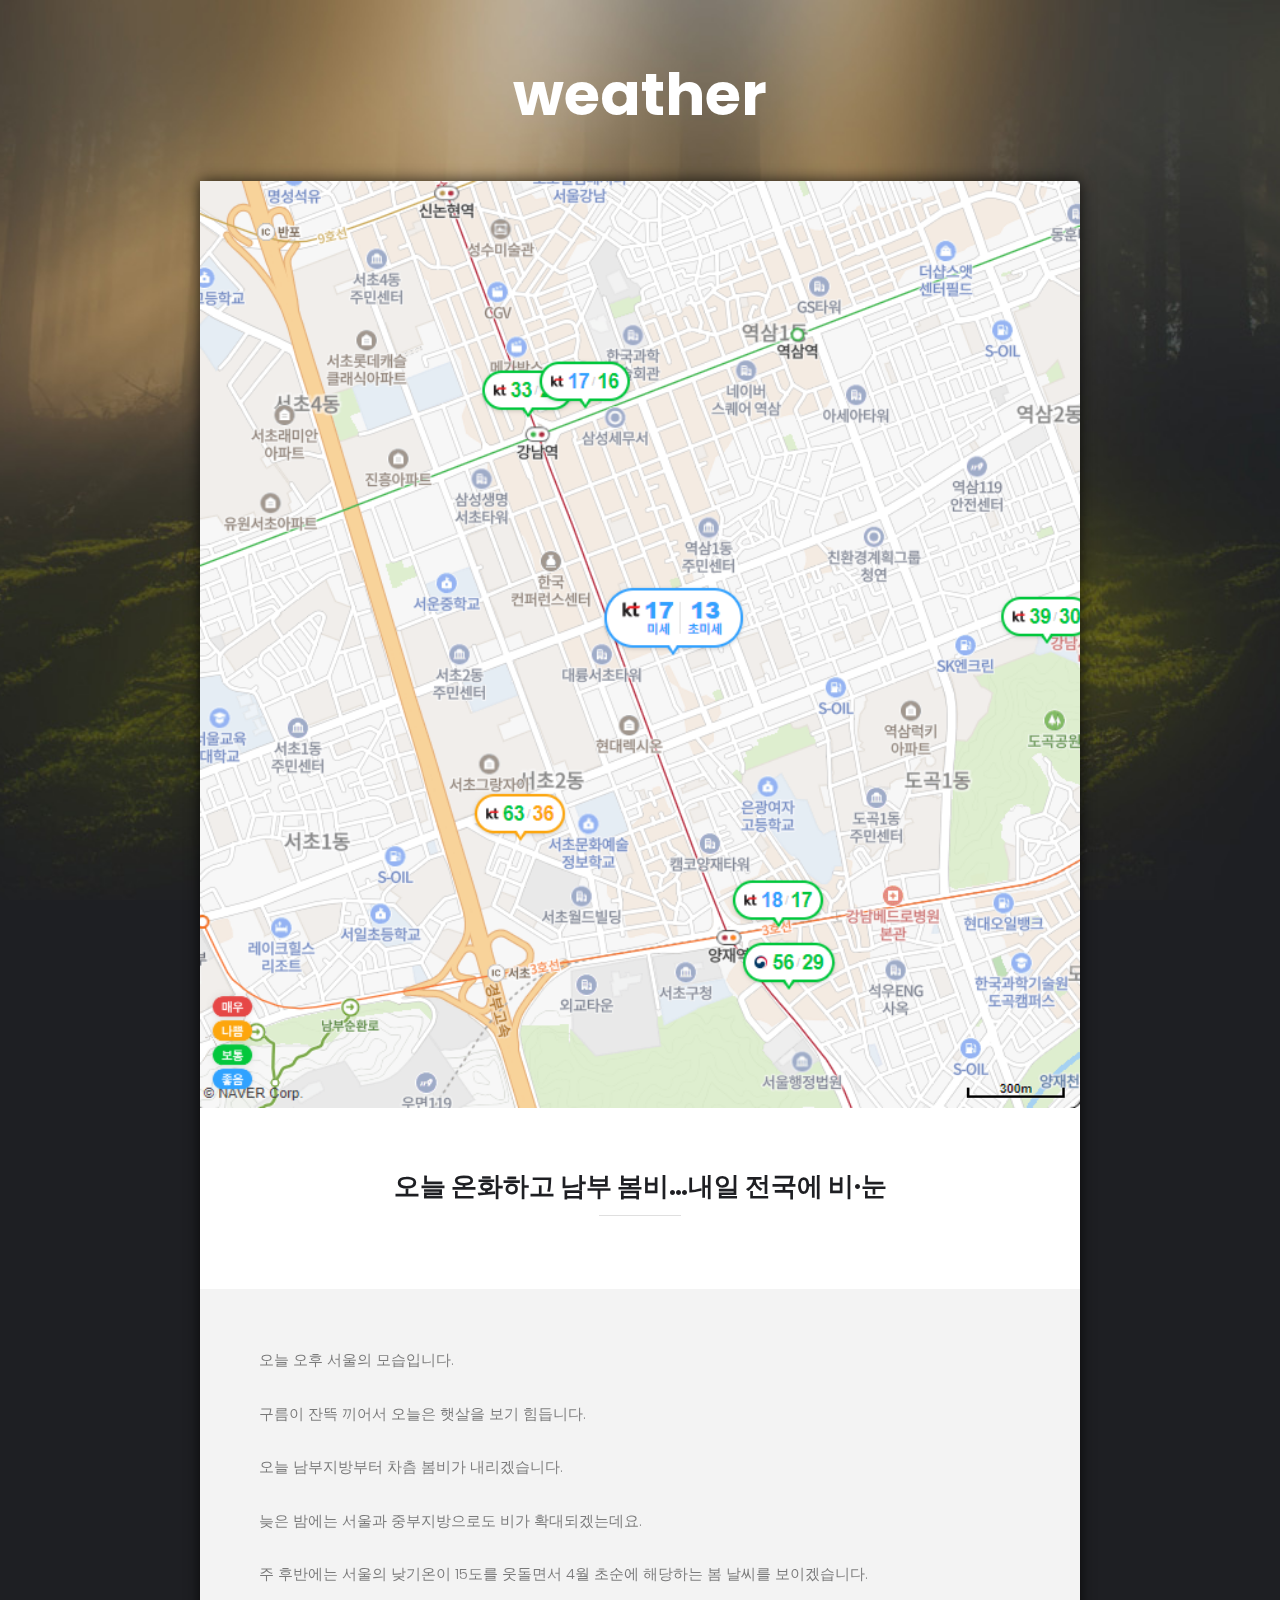
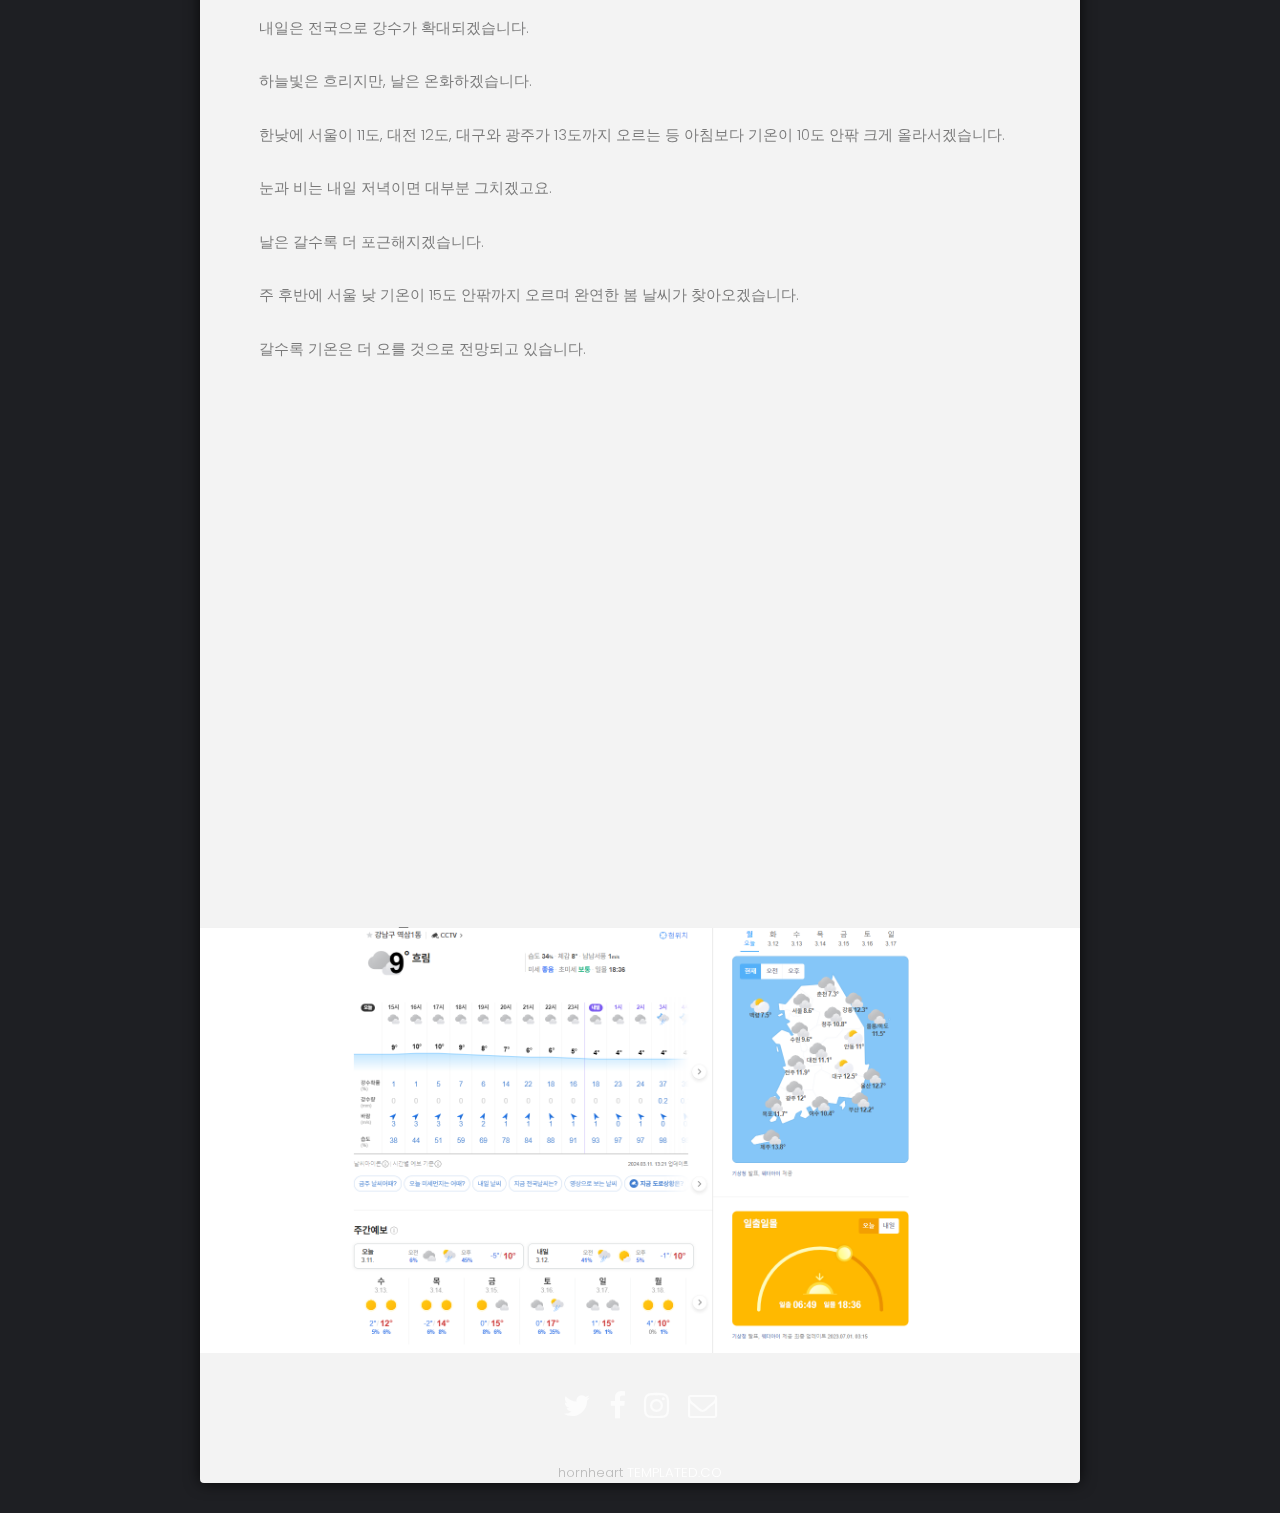
<file: index.html>
<!DOCTYPE HTML>
<!--
	Caminar by TEMPLATED
	templated.co @templatedco
	Released for free under the Creative Commons Attribution 3.0 license (templated.co/license)
-->
<html>
	<head>
		<title>weather</title>
		<meta charset="utf-8" />
		<meta name="viewport" content="width=device-width, initial-scale=1" />
		<link rel="stylesheet" href="assets/css/main.css" />
		<link rel="stylesheet" href="assets/css/index.css" />
	</head>
	<body>

		<!-- Header -->
			<header id="header">
				<div class="logo"><a href="#">weather </a></div>
			</header>

		<!-- Main -->
			<section id="main">
				<div class="inner">

				<!-- One -->
					<section id="one" class="wrapper style1">

						<div class="image fit flush">
							<img src="images/날씨.PNG" alt="" />
						</div>
						<header class="special">
							<h2>오늘 온화하고 남부 봄비…내일 전국에 비·눈</h2>
							<!--<p>vehicula urna sed justo bibendum</p>-->
						</header>
						<div class="content">
							<p>오늘 오후 서울의 모습입니다.</p>
							<p>구름이 잔뜩 끼어서 오늘은 햇살을 보기 힘듭니다.</p>
							<p>오늘 남부지방부터 차츰 봄비가 내리겠습니다.</p>
							<p>늦은 밤에는 서울과 중부지방으로도 비가 확대되겠는데요.</p>
							<p>주 후반에는 서울의 낮기온이 15도를 웃돌면서 4월 초순에 해당하는 봄 날씨를 보이겠습니다.
							</p>
							<p>내일은 전국으로 강수가 확대되겠습니다.</p>
							<p>하늘빛은 흐리지만, 날은 온화하겠습니다.</p>
							<p>한낮에 서울이 11도, 대전 12도, 대구와 광주가 13도까지 오르는 등 아침보다 기온이 10도 안팎 크게 올라서겠습니다.</p>
							<p>눈과 비는 내일 저녁이면 대부분 그치겠고요.</p>
							<p>날은 갈수록 더 포근해지겠습니다.</p>
							<p>주 후반에 서울 낮 기온이 15도 안팎까지 오르며 완연한 봄 날씨가 찾아오겠습니다.</p>
							<p>갈수록 기온은 더 오를 것으로 전망되고 있습니다.</p>
						</div>
					</section>

		
					<iframe width="100%" height="500px" src="https://www.youtube.com/embed/-Te0l1PUryA?si=rrgTOJ-8l2uBC9xL" title="YouTube video player" frameborder="0" allow="accelerometer; autoplay; clipboard-write; encrypted-media; gyroscope; picture-in-picture; web-share" allowfullscreen></iframe>

				<!--
					<section id="two" class="wrapper style2">
						<header>
							<h2>Vestibulum Convallis</h2>
							<p>vehicula urna sed justo bibendum</p>
						</header>
						<div class="content">
							<div class="gallery">
								<div>
									<div class="image fit flush">
										<a href="images/pic03.jpg"><img src="images/pic03.jpg" alt="" /></a>
									</div>
								</div>
								<div>
									<div class="image fit flush">
										<a href="images/pic01.jpg"><img src="images/pic01.jpg" alt="" /></a>
									</div>
								</div>
								<div>
									<div class="image fit flush">
										<a href="images/pic04.jpg"><img src="images/pic04.jpg" alt="" /></a>
									</div>
								</div>
								<div>
									<div class="image fit flush">
										<a href="images/pic05.jpg"><img src="images/pic05.jpg" alt="" /></a>
									</div>
								</div>
							</div>
						</div>
					</section>

				
					<section id="three" class="wrapper">
						<div class="spotlight">
							<div class="image flush"><img src="images/pic06.jpg" alt="" /></div>
							<div class="inner">
								<h3>Viverra Hendrerit</h3>
								<p>Curabitur eget semper ante. Morbi eleifend ultricies est, a blandit diam vehicula vel. Vestibulum porttitor nisi quis viverra hendrerit. Suspendisse vel volutpat nibh, vel elementum lacus. Maecenas commodo pulvinar dui, at cursus metus imperdiet vel.</p>
							</div>
						</div>
						<div class="spotlight alt">
							<div class="image flush"><img src="images/pic07.jpg" alt="" /></div>
							<div  class="inner">
								<h3>Curabitur Eget</h3>
								<p>Curabitur eget semper ante. Morbi eleifend ultricies est, a blandit diam vehicula vel. Vestibulum porttitor nisi quis viverra hendrerit. Suspendisse vel volutpat nibh, vel elementum lacus. Maecenas commodo pulvinar dui, at cursus metus imperdiet vel.</p>
							</div>
						</div>
						<div class="spotlight">
							<div class="image flush"><img src="images/pic08.jpg" alt="" /></div>
							<div class="inner">
								<h3>Morbi Eleifend</h3>
								<p>Curabitur eget semper ante. Morbi eleifend ultricies est, a blandit diam vehicula vel. Vestibulum porttitor nisi quis viverra hendrerit. Suspendisse vel volutpat nibh, vel elementum lacus. Maecenas commodo pulvinar dui, at cursus metus imperdiet vel.</p>
							</div>
						</div>
					</section>

				</div>
			</section>
			Two -->
		<!-- Footer -->
		<div class="image fit flush">
			<img src="images/날씨1.PNG" alt="" />
		</div>
			<footer id="footer">
				<div class="container">
					<ul class="icons">
						<li><a href="#" class="icon fa-twitter"><span class="label">Twitter</span></a></li>
						<li><a href="#" class="icon fa-facebook"><span class="label">Facebook</span></a></li>
						<li><a href="#" class="icon fa-instagram"><span class="label">Instagram</span></a></li>
						<li><a href="#" class="icon fa-envelope-o"><span class="label">Email</span></a></li>
					</ul>
				</div>
			</footer>

		<div class="copyright">
			hornheart <a href="https://hornheart.tistory.com/">TEMPLATED.CO</a>
		</div>

		<!-- Scripts -->
			<script src="assets/js/jquery.min.js"></script>
			<script src="assets/js/jquery.poptrox.min.js"></script>
			<script src="assets/js/skel.min.js"></script>
			<script src="assets/js/util.js"></script>
			<script src="assets/js/main.js"></script>

	</body>
</html>
</file>
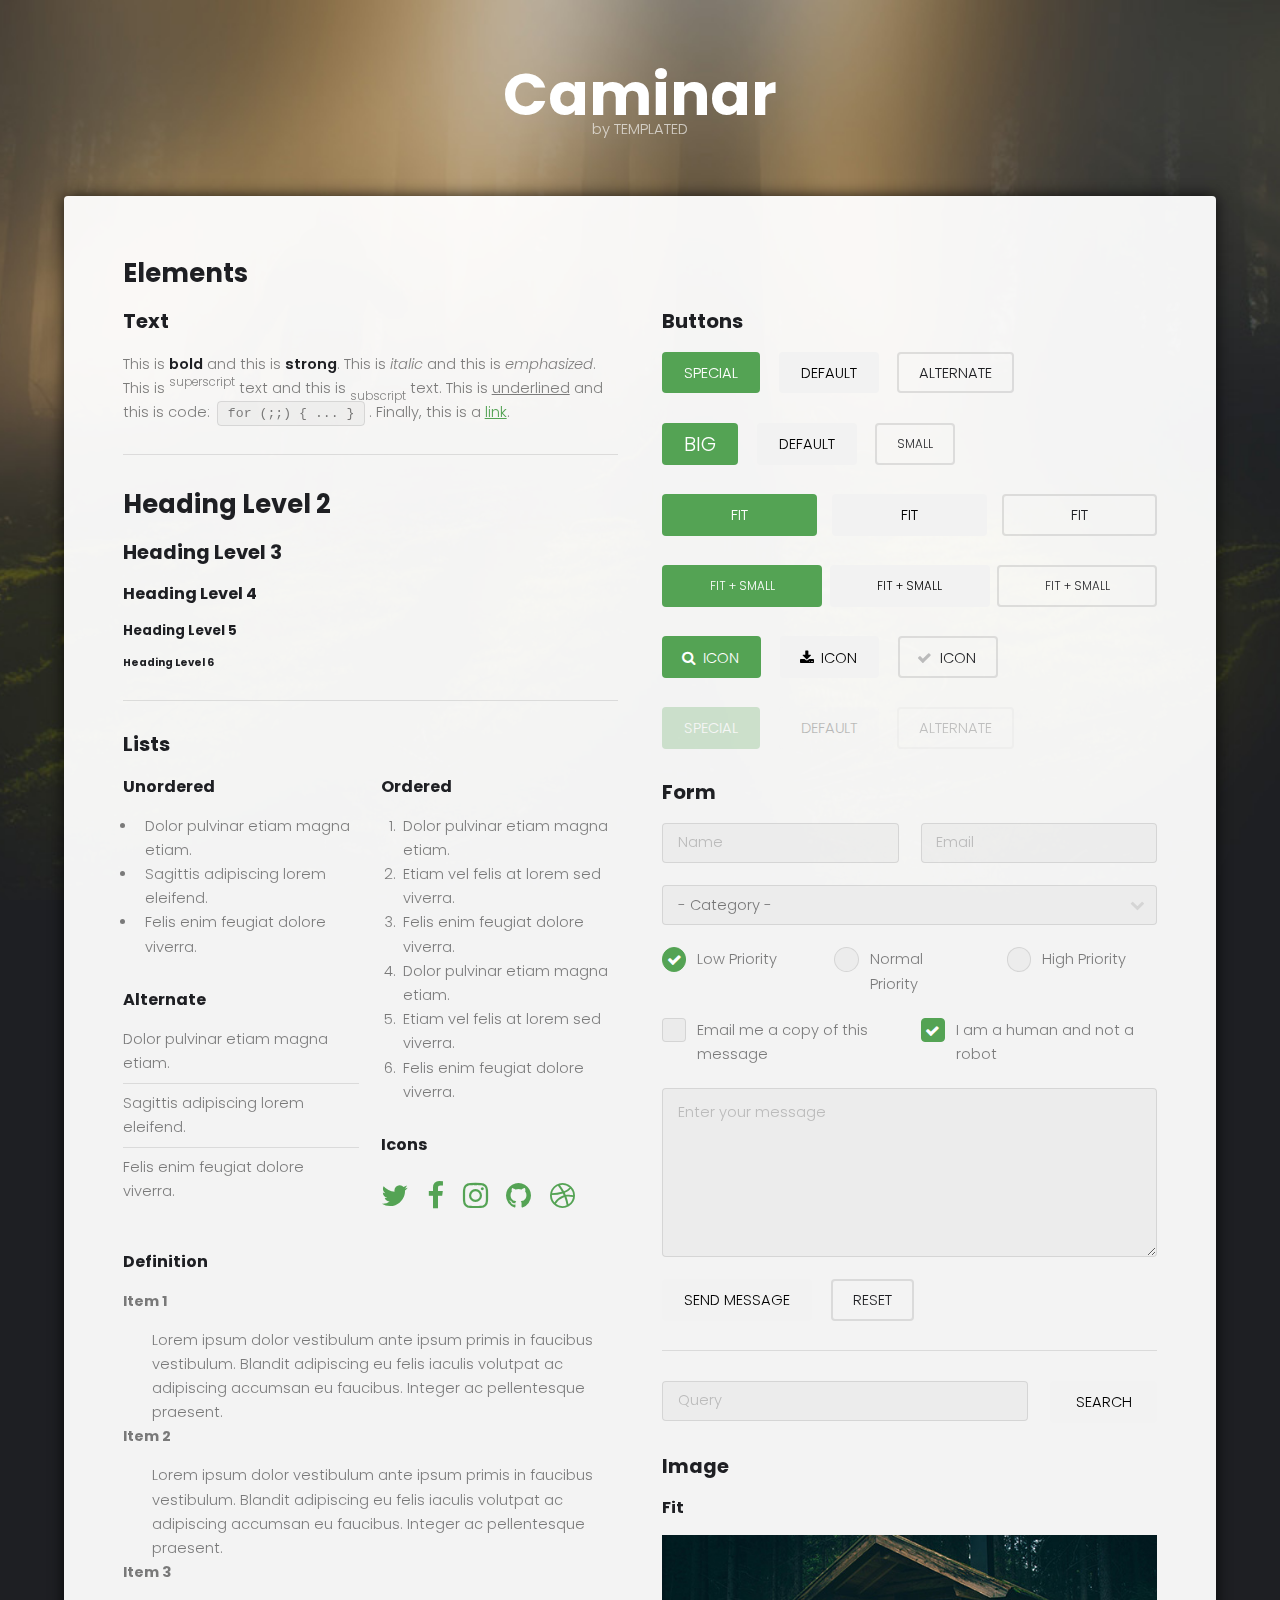
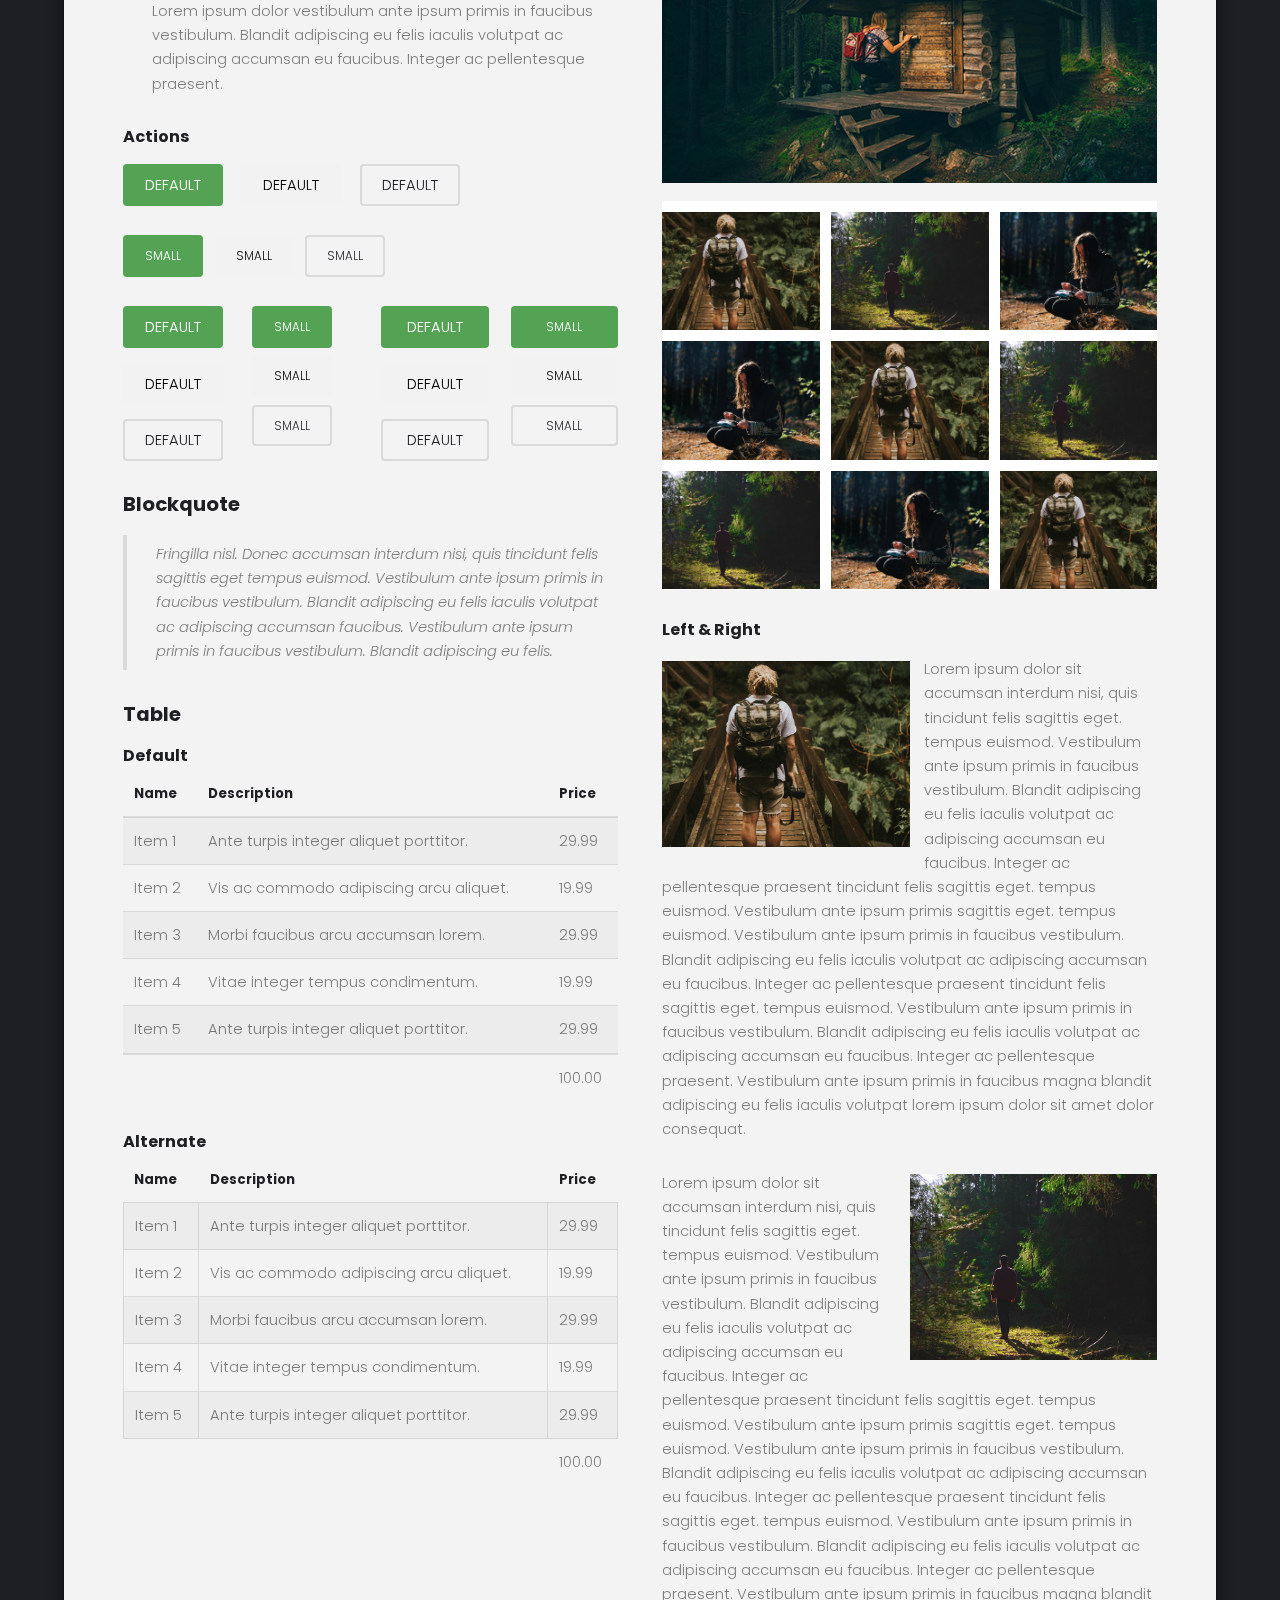
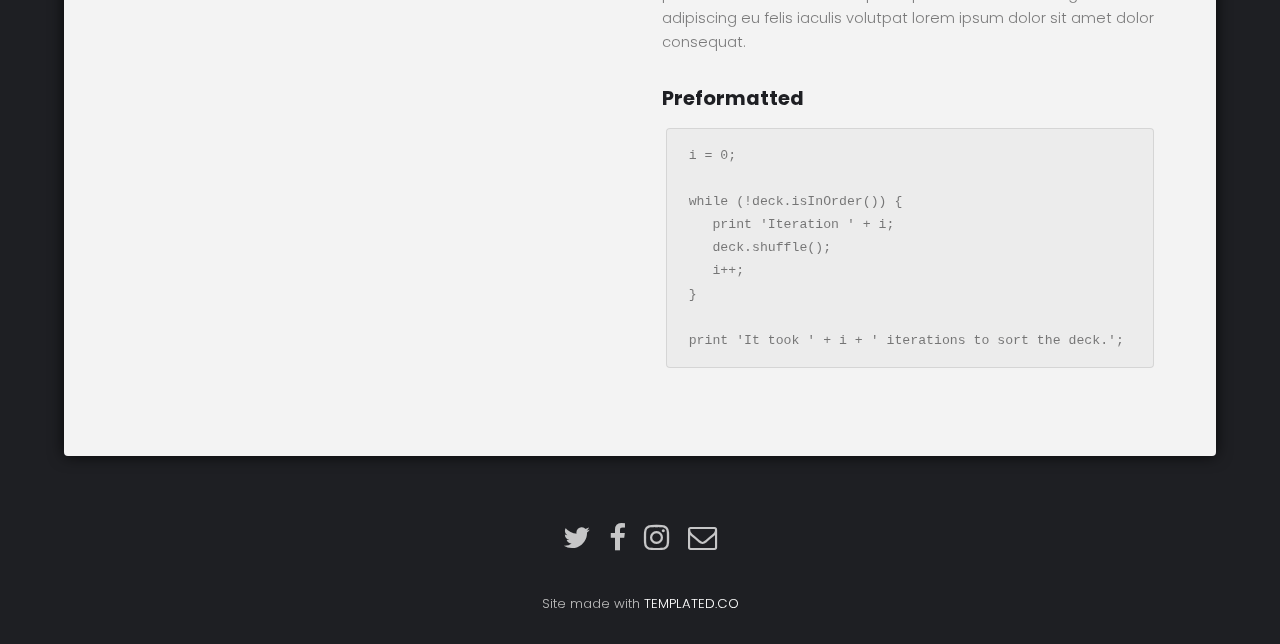
<file: elements.html>
<!DOCTYPE HTML>
<!--
	Caminar by TEMPLATED
	templated.co @templatedco
	Released for free under the Creative Commons Attribution 3.0 license (templated.co/license)
-->
<html>
	<head>
		<title>Caminar by TEMPLATED</title>
		<meta charset="utf-8" />
		<meta name="viewport" content="width=device-width, initial-scale=1" />
		<link rel="stylesheet" href="assets/css/main.css" />
	</head>
	<body>

		<!-- Header -->
			<header id="header">
				<div class="logo"><a href="#">Caminar <span>by TEMPLATED</span></a></div>
			</header>

		<!-- Main -->
			<section id="main">
				<div class="inner">
					<div class="wrapper style1">
						<div class="content">

							<!-- Elements -->
								<h2 id="elements">Elements</h2>
								<div class="row 200%">
									<div class="6u 12u$(medium)">

										<!-- Text stuff -->
											<h3>Text</h3>
											<p>This is <b>bold</b> and this is <strong>strong</strong>. This is <i>italic</i> and this is <em>emphasized</em>.
											This is <sup>superscript</sup> text and this is <sub>subscript</sub> text.
											This is <u>underlined</u> and this is code: <code>for (;;) { ... }</code>.
											Finally, this is a <a href="#">link</a>.</p>
											<hr />
											<h2>Heading Level 2</h2>
											<h3>Heading Level 3</h3>
											<h4>Heading Level 4</h4>
											<h5>Heading Level 5</h5>
											<h6>Heading Level 6</h6>
											<hr />

										<!-- Lists -->
											<h3>Lists</h3>
											<div class="row">
												<div class="6u 12u$(small)">

													<h4>Unordered</h4>
													<ul>
														<li>Dolor pulvinar etiam magna etiam.</li>
														<li>Sagittis adipiscing lorem eleifend.</li>
														<li>Felis enim feugiat dolore viverra.</li>
													</ul>

													<h4>Alternate</h4>
													<ul class="alt">
														<li>Dolor pulvinar etiam magna etiam.</li>
														<li>Sagittis adipiscing lorem eleifend.</li>
														<li>Felis enim feugiat dolore viverra.</li>
													</ul>

												</div>
												<div class="6u$ 12u$(small)">

													<h4>Ordered</h4>
													<ol>
														<li>Dolor pulvinar etiam magna etiam.</li>
														<li>Etiam vel felis at lorem sed viverra.</li>
														<li>Felis enim feugiat dolore viverra.</li>
														<li>Dolor pulvinar etiam magna etiam.</li>
														<li>Etiam vel felis at lorem sed viverra.</li>
														<li>Felis enim feugiat dolore viverra.</li>
													</ol>

													<h4>Icons</h4>
													<ul class="icons">
														<li><a href="#" class="icon fa-twitter"><span class="label">Twitter</span></a></li>
														<li><a href="#" class="icon fa-facebook"><span class="label">Facebook</span></a></li>
														<li><a href="#" class="icon fa-instagram"><span class="label">Instagram</span></a></li>
														<li><a href="#" class="icon fa-github"><span class="label">Github</span></a></li>
														<li><a href="#" class="icon fa-dribbble"><span class="label">Dribbble</span></a></li>
													</ul>

												</div>
											</div>
											<h4>Definition</h4>
											<dl>
												<dt>Item 1</dt>
												<dd>
													<p>Lorem ipsum dolor vestibulum ante ipsum primis in faucibus vestibulum. Blandit adipiscing eu felis iaculis volutpat ac adipiscing accumsan eu faucibus. Integer ac pellentesque praesent.</p>
												</dd>
												<dt>Item 2</dt>
												<dd>
													<p>Lorem ipsum dolor vestibulum ante ipsum primis in faucibus vestibulum. Blandit adipiscing eu felis iaculis volutpat ac adipiscing accumsan eu faucibus. Integer ac pellentesque praesent.</p>
												</dd>
												<dt>Item 3</dt>
												<dd>
													<p>Lorem ipsum dolor vestibulum ante ipsum primis in faucibus vestibulum. Blandit adipiscing eu felis iaculis volutpat ac adipiscing accumsan eu faucibus. Integer ac pellentesque praesent.</p>
												</dd>
											</dl>

											<h4>Actions</h4>
											<ul class="actions">
												<li><a href="#" class="button special">Default</a></li>
												<li><a href="#" class="button">Default</a></li>
												<li><a href="#" class="button alt">Default</a></li>
											</ul>
											<ul class="actions small">
												<li><a href="#" class="button special small">Small</a></li>
												<li><a href="#" class="button small">Small</a></li>
												<li><a href="#" class="button alt small">Small</a></li>
											</ul>
											<div class="row">
												<div class="3u 12u$(small)">
													<ul class="actions vertical">
														<li><a href="#" class="button special">Default</a></li>
														<li><a href="#" class="button">Default</a></li>
														<li><a href="#" class="button alt">Default</a></li>
													</ul>
												</div>
												<div class="3u 12u$(small)">
													<ul class="actions vertical small">
														<li><a href="#" class="button special small">Small</a></li>
														<li><a href="#" class="button small">Small</a></li>
														<li><a href="#" class="button alt small">Small</a></li>
													</ul>
												</div>
												<div class="3u 12u$(small)">
													<ul class="actions vertical">
														<li><a href="#" class="button special fit">Default</a></li>
														<li><a href="#" class="button fit">Default</a></li>
														<li><a href="#" class="button alt fit">Default</a></li>
													</ul>
												</div>
												<div class="3u$ 12u$(small)">
													<ul class="actions vertical small">
														<li><a href="#" class="button special small fit">Small</a></li>
														<li><a href="#" class="button small fit">Small</a></li>
														<li><a href="#" class="button alt small fit">Small</a></li>
													</ul>
												</div>
											</div>

										<!-- Blockquote -->
											<h3>Blockquote</h3>
											<blockquote>Fringilla nisl. Donec accumsan interdum nisi, quis tincidunt felis sagittis eget tempus euismod. Vestibulum ante ipsum primis in faucibus vestibulum. Blandit adipiscing eu felis iaculis volutpat ac adipiscing accumsan faucibus. Vestibulum ante ipsum primis in faucibus vestibulum. Blandit adipiscing eu felis.</blockquote>

										<!-- Table -->
											<h3>Table</h3>

											<h4>Default</h4>
											<div class="table-wrapper">
												<table>
													<thead>
														<tr>
															<th>Name</th>
															<th>Description</th>
															<th>Price</th>
														</tr>
													</thead>
													<tbody>
														<tr>
															<td>Item 1</td>
															<td>Ante turpis integer aliquet porttitor.</td>
															<td>29.99</td>
														</tr>
														<tr>
															<td>Item 2</td>
															<td>Vis ac commodo adipiscing arcu aliquet.</td>
															<td>19.99</td>
														</tr>
														<tr>
															<td>Item 3</td>
															<td> Morbi faucibus arcu accumsan lorem.</td>
															<td>29.99</td>
														</tr>
														<tr>
															<td>Item 4</td>
															<td>Vitae integer tempus condimentum.</td>
															<td>19.99</td>
														</tr>
														<tr>
															<td>Item 5</td>
															<td>Ante turpis integer aliquet porttitor.</td>
															<td>29.99</td>
														</tr>
													</tbody>
													<tfoot>
														<tr>
															<td colspan="2"></td>
															<td>100.00</td>
														</tr>
													</tfoot>
												</table>
											</div>

											<h4>Alternate</h4>
											<div class="table-wrapper">
												<table class="alt">
													<thead>
														<tr>
															<th>Name</th>
															<th>Description</th>
															<th>Price</th>
														</tr>
													</thead>
													<tbody>
														<tr>
															<td>Item 1</td>
															<td>Ante turpis integer aliquet porttitor.</td>
															<td>29.99</td>
														</tr>
														<tr>
															<td>Item 2</td>
															<td>Vis ac commodo adipiscing arcu aliquet.</td>
															<td>19.99</td>
														</tr>
														<tr>
															<td>Item 3</td>
															<td> Morbi faucibus arcu accumsan lorem.</td>
															<td>29.99</td>
														</tr>
														<tr>
															<td>Item 4</td>
															<td>Vitae integer tempus condimentum.</td>
															<td>19.99</td>
														</tr>
														<tr>
															<td>Item 5</td>
															<td>Ante turpis integer aliquet porttitor.</td>
															<td>29.99</td>
														</tr>
													</tbody>
													<tfoot>
														<tr>
															<td colspan="2"></td>
															<td>100.00</td>
														</tr>
													</tfoot>
												</table>
											</div>

									</div>
									<div class="6u$ 12u$(medium)">

										<!-- Buttons -->
											<h3>Buttons</h3>
											<ul class="actions">
												<li><a href="#" class="button special">Special</a></li>
												<li><a href="#" class="button">Default</a></li>
												<li><a href="#" class="button alt">Alternate</a></li>
											</ul>
											<ul class="actions">
												<li><a href="#" class="button special big">Big</a></li>
												<li><a href="#" class="button">Default</a></li>
												<li><a href="#" class="button alt small">Small</a></li>
											</ul>
											<ul class="actions fit">
												<li><a href="#" class="button special fit">Fit</a></li>
												<li><a href="#" class="button fit">Fit</a></li>
												<li><a href="#" class="button alt fit">Fit</a></li>
											</ul>
											<ul class="actions fit small">
												<li><a href="#" class="button special fit small">Fit + Small</a></li>
												<li><a href="#" class="button fit small">Fit + Small</a></li>
												<li><a href="#" class="button alt fit small">Fit + Small</a></li>
											</ul>
											<ul class="actions">
												<li><a href="#" class="button special icon fa-search">Icon</a></li>
												<li><a href="#" class="button icon fa-download">Icon</a></li>
												<li><a href="#" class="button alt icon fa-check">Icon</a></li>
											</ul>
											<ul class="actions">
												<li><span class="button special disabled">Special</span></li>
												<li><span class="button disabled">Default</span></li>
												<li><span class="button alt disabled">Alternate</span></li>
											</ul>

										<!-- Form -->
											<h3>Form</h3>

											<form method="post" action="#">
												<div class="row uniform">
													<div class="6u 12u$(xsmall)">
														<input type="text" name="name" id="name" value="" placeholder="Name" />
													</div>
													<div class="6u$ 12u$(xsmall)">
														<input type="email" name="email" id="email" value="" placeholder="Email" />
													</div>
													<!-- Break -->
													<div class="12u$">
														<div class="select-wrapper">
															<select name="category" id="category">
																<option value="">- Category -</option>
																<option value="1">Manufacturing</option>
																<option value="1">Shipping</option>
																<option value="1">Administration</option>
																<option value="1">Human Resources</option>
															</select>
														</div>
													</div>
													<!-- Break -->
													<div class="4u 12u$(small)">
														<input type="radio" id="priority-low" name="priority" checked>
														<label for="priority-low">Low Priority</label>
													</div>
													<div class="4u 12u$(small)">
														<input type="radio" id="priority-normal" name="priority">
														<label for="priority-normal">Normal Priority</label>
													</div>
													<div class="4u$ 12u$(small)">
														<input type="radio" id="priority-high" name="priority">
														<label for="priority-high">High Priority</label>
													</div>
													<!-- Break -->
													<div class="6u 12u$(small)">
														<input type="checkbox" id="copy" name="copy">
														<label for="copy">Email me a copy of this message</label>
													</div>
													<div class="6u$ 12u$(small)">
														<input type="checkbox" id="human" name="human" checked>
														<label for="human">I am a human and not a robot</label>
													</div>
													<!-- Break -->
													<div class="12u$">
														<textarea name="message" id="message" placeholder="Enter your message" rows="6"></textarea>
													</div>
													<!-- Break -->
													<div class="12u$">
														<ul class="actions">
															<li><input type="submit" value="Send Message" /></li>
															<li><input type="reset" value="Reset" class="alt" /></li>
														</ul>
													</div>
												</div>
											</form>

											<hr />

											<form method="post" action="#">
												<div class="row uniform">
													<div class="9u 12u$(small)">
														<input type="text" name="query" id="query" value="" placeholder="Query" />
													</div>
													<div class="3u$ 12u$(small)">
														<input type="submit" value="Search" class="fit" />
													</div>
												</div>
											</form>

										<!-- Image -->
											<h3>Image</h3>

											<h4>Fit</h4>
											<span class="image fit"><img src="images/pic01.jpg" alt="" /></span>
											<div class="box alt">
												<div class="row 50% uniform">
													<div class="4u"><span class="image fit"><img src="images/pic06.jpg" alt="" /></span></div>
													<div class="4u"><span class="image fit"><img src="images/pic07.jpg" alt="" /></span></div>
													<div class="4u$"><span class="image fit"><img src="images/pic08.jpg" alt="" /></span></div>
													<!-- Break -->
													<div class="4u"><span class="image fit"><img src="images/pic08.jpg" alt="" /></span></div>
													<div class="4u"><span class="image fit"><img src="images/pic06.jpg" alt="" /></span></div>
													<div class="4u$"><span class="image fit"><img src="images/pic07.jpg" alt="" /></span></div>
													<!-- Break -->
													<div class="4u"><span class="image fit"><img src="images/pic07.jpg" alt="" /></span></div>
													<div class="4u"><span class="image fit"><img src="images/pic08.jpg" alt="" /></span></div>
													<div class="4u$"><span class="image fit"><img src="images/pic06.jpg" alt="" /></span></div>
												</div>
											</div>

											<h4>Left &amp; Right</h4>
											<p><span class="image left"><img src="images/pic06.jpg" alt="" /></span>Lorem ipsum dolor sit accumsan interdum nisi, quis tincidunt felis sagittis eget. tempus euismod. Vestibulum ante ipsum primis in faucibus vestibulum. Blandit adipiscing eu felis iaculis volutpat ac adipiscing accumsan eu faucibus. Integer ac pellentesque praesent tincidunt felis sagittis eget. tempus euismod. Vestibulum ante ipsum primis sagittis eget. tempus euismod. Vestibulum ante ipsum primis in faucibus vestibulum. Blandit adipiscing eu felis iaculis volutpat ac adipiscing accumsan eu faucibus. Integer ac pellentesque praesent tincidunt felis sagittis eget. tempus euismod. Vestibulum ante ipsum primis in faucibus vestibulum. Blandit adipiscing eu felis iaculis volutpat ac adipiscing accumsan eu faucibus. Integer ac pellentesque praesent. Vestibulum ante ipsum primis in faucibus magna blandit adipiscing eu felis iaculis volutpat lorem ipsum dolor sit amet dolor consequat.</p>
											<p><span class="image right"><img src="images/pic07.jpg" alt="" /></span>Lorem ipsum dolor sit accumsan interdum nisi, quis tincidunt felis sagittis eget. tempus euismod. Vestibulum ante ipsum primis in faucibus vestibulum. Blandit adipiscing eu felis iaculis volutpat ac adipiscing accumsan eu faucibus. Integer ac pellentesque praesent tincidunt felis sagittis eget. tempus euismod. Vestibulum ante ipsum primis sagittis eget. tempus euismod. Vestibulum ante ipsum primis in faucibus vestibulum. Blandit adipiscing eu felis iaculis volutpat ac adipiscing accumsan eu faucibus. Integer ac pellentesque praesent tincidunt felis sagittis eget. tempus euismod. Vestibulum ante ipsum primis in faucibus vestibulum. Blandit adipiscing eu felis iaculis volutpat ac adipiscing accumsan eu faucibus. Integer ac pellentesque praesent. Vestibulum ante ipsum primis in faucibus magna blandit adipiscing eu felis iaculis volutpat lorem ipsum dolor sit amet dolor consequat.</p>

										<!-- Preformatted Code -->
											<h3>Preformatted</h3>
											<pre><code>i = 0;

while (!deck.isInOrder()) {
   print 'Iteration ' + i;
   deck.shuffle();
   i++;
}

print 'It took ' + i + ' iterations to sort the deck.';
</code></pre>

									</div>
								</div>
							</div>

						</div>
					</div>
			</section>

		<!-- Footer -->
			<footer id="footer">
				<div class="container">
					<ul class="icons">
						<li><a href="#" class="icon fa-twitter"><span class="label">Twitter</span></a></li>
						<li><a href="#" class="icon fa-facebook"><span class="label">Facebook</span></a></li>
						<li><a href="#" class="icon fa-instagram"><span class="label">Instagram</span></a></li>
						<li><a href="#" class="icon fa-envelope-o"><span class="label">Email</span></a></li>
					</ul>
				</div>
			</footer>

		<div class="copyright">
			Site made with <a href="https://templated.co/">TEMPLATED.CO</a>
		</div>

		<!-- Scripts -->
			<script src="assets/js/jquery.min.js"></script>
			<script src="assets/js/jquery.poptrox.min.js"></script>
			<script src="assets/js/skel.min.js"></script>
			<script src="assets/js/util.js"></script>
			<script src="assets/js/main.js"></script>

	</body>
</html>
</file>
<file: assets/css/index.css>
*, *:before, *:after {
    -moz-box-sizing: border-box;
    -webkit-box-sizing: border-box;
    box-sizing: border-box;
}

<div class="image fit flush">
							<img src="c:\workspace\3_html\resource\image" alt="" />

                            #main > .inner {
                                /*margin:*/ 
                                width: 60rem;
                                max-width: 90%;
                                margin-bottom: 2rem;
                                background: rgba(255, 255, 255, 0.95);
                                -webkit-box-shadow: 0px 0px 15px 0px rgba(0, 0, 0, 0.75);
                                -moz-box-shadow: 0px 0px 15px 0px rgba(0, 0, 0, 0.75);
                                box-shadow: 0px 0px 15px 0px rgba(0, 0, 0, 0.75);
                                border-radius: 4px;
                            }

                            #main > .inner {
                                margin: 0 auto;
                                width: 60rem;
                                max-width: 90%;
                                margin-bottom: 2rem;
                                background: rgba(255, 255, 255, 0.95);
                                -webkit-box-shadow: 0px 0px 15px 0px rgba(0, 0, 0, 0.75);
                                -moz-box-shadow: 0px 0px 15px 0px rgba(0, 0, 0, 0.75);
                                box-shadow: 0px 0px 15px 0px rgba(0, 0, 0, 0.75);
                                border-radius: 4px;
                            }
</file>
<file: assets/css/main.css>
@import url(font-awesome.min.css);
@import url("https://fonts.googleapis.com/css?family=Poppins:300,400,500,600,700");

/*
	Caminar by TEMPLATED
	templated.co @templatedco
	Released for free under the Creative Commons Attribution 3.0 license (templated.co/license)
*/

/* Reset */

	html, body, div, span, applet, object, iframe, h1, h2, h3, h4, h5, h6, p, blockquote, pre, a, abbr, acronym, address, big, cite, code, del, dfn, em, img, ins, kbd, q, s, samp, small, strike, strong, sub, sup, tt, var, b, u, i, center, dl, dt, dd, ol, ul, li, fieldset, form, label, legend, table, caption, tbody, tfoot, thead, tr, th, td, article, aside, canvas, details, embed, figure, figcaption, footer, header, hgroup, menu, nav, output, ruby, section, summary, time, mark, audio, video {
		margin: 0;
		padding: 0;
		border: 0;
		font-size: 100%;
		font: inherit;
		vertical-align: baseline;
	}

	article, aside, details, figcaption, figure, footer, header, hgroup, menu, nav, section {
		display: block;
	}

	body {
		line-height: 1;
	}

	ol, ul {
		list-style: none;
	}

	blockquote, q {
		quotes: none;
	}

	blockquote:before, blockquote:after, q:before, q:after {
		content: '';
		content: none;
	}

	table {
		border-collapse: collapse;
		border-spacing: 0;
	}

	body {
		-webkit-text-size-adjust: none;
	}

/* Box Model */

	*, *:before, *:after {
		-moz-box-sizing: border-box;
		-webkit-box-sizing: border-box;
		box-sizing: border-box;
	}

/* Containers */

	.container {
		margin-left: auto;
		margin-right: auto;
	}

	.container.\31 25\25 {
		width: 100%;
		max-width: 100rem;
		min-width: 80rem;
	}

	.container.\37 5\25 {
		width: 60rem;
	}

	.container.\35 0\25 {
		width: 40rem;
	}

	.container.\32 5\25 {
		width: 20rem;
	}

	.container {
		width: 80rem;
	}

	@media screen and (max-width: 1680px) {

		.container.\31 25\25 {
			width: 100%;
			max-width: 100rem;
			min-width: 80rem;
		}

		.container.\37 5\25 {
			width: 60rem;
		}

		.container.\35 0\25 {
			width: 40rem;
		}

		.container.\32 5\25 {
			width: 20rem;
		}

		.container {
			width: 80rem;
		}

	}

	@media screen and (max-width: 1280px) {

		.container.\31 25\25 {
			width: 100%;
			max-width: 81.25rem;
			min-width: 65rem;
		}

		.container.\37 5\25 {
			width: 48.75rem;
		}

		.container.\35 0\25 {
			width: 32.5rem;
		}

		.container.\32 5\25 {
			width: 16.25rem;
		}

		.container {
			width: 65rem;
		}

	}

	@media screen and (max-width: 980px) {

		.container.\31 25\25 {
			width: 100%;
			max-width: 112.5%;
			min-width: 90%;
		}

		.container.\37 5\25 {
			width: 67.5%;
		}

		.container.\35 0\25 {
			width: 45%;
		}

		.container.\32 5\25 {
			width: 22.5%;
		}

		.container {
			width: 90%;
		}

	}

	@media screen and (max-width: 736px) {

		.container.\31 25\25 {
			width: 100%;
			max-width: 112.5%;
			min-width: 90%;
		}

		.container.\37 5\25 {
			width: 67.5%;
		}

		.container.\35 0\25 {
			width: 45%;
		}
		}

		.container.\32 5\25 {
			width: 22.5%;
		}

		.container {
			width: 90% !important;
		}

	}

	@media screen and (max-width: 480px) {

		.container.\31 25\25 {
			width: 100%;
			max-width: 112.5%;
			min-width: 90%;
		}

		.container.\37 5\25 {
			width: 67.5%;
		}

		.container.\35 0\25 {
			width: 45%;
		}

		.container.\32 5\25 {
			width: 22.5%;
		}

		.container {
			width: 90% !important;
		}

	}

/* Grid */

	.row {
		border-bottom: solid 1px transparent;
		-moz-box-sizing: border-box;
		-webkit-box-sizing: border-box;
		box-sizing: border-box;
	}

	.row > * {
		float: left;
		-moz-box-sizing: border-box;
		-webkit-box-sizing: border-box;
		box-sizing: border-box;
	}

	.row:after, .row:before {
		content: '';
		display: block;
		clear: both;
		height: 0;
	}

	.row.uniform > * > :first-child {
		margin-top: 0;
	}

	.row.uniform > * > :last-child {
		margin-bottom: 0;
	}

	.row.\30 \25 > * {
		padding: 0 0 0 0rem;
	}

	.row.\30 \25 {
		margin: 0 0 -1px 0rem;
	}

	.row.uniform.\30 \25 > * {
		padding: 0rem 0 0 0rem;
	}

	.row.uniform.\30 \25 {
		margin: 0rem 0 -1px 0rem;
	}

	.row > * {
		padding: 0 0 0 2rem;
	}

	.row {
		margin: 0 0 -1px -2rem;
	}

	.row.uniform > * {
		padding: 2rem 0 0 2rem;
	}

	.row.uniform {
		margin: -2rem 0 -1px -2rem;
	}

	.row.\32 00\25 > * {
		padding: 0 0 0 4rem;
	}

	.row.\32 00\25 {
		margin: 0 0 -1px -4rem;
	}

	.row.uniform.\32 00\25 > * {
		padding: 4rem 0 0 4rem;
	}

	.row.uniform.\32 00\25 {
		margin: -4rem 0 -1px -4rem;
	}

	.row.\31 50\25 > * {
		padding: 0 0 0 3rem;
	}

	.row.\31 50\25 {
		margin: 0 0 -1px -3rem;
	}

	.row.uniform.\31 50\25 > * {
		padding: 3rem 0 0 3rem;
	}

	.row.uniform.\31 50\25 {
		margin: -3rem 0 -1px -3rem;
	}

	.row.\35 0\25 > * {
		padding: 0 0 0 1rem;
	}

	.row.\35 0\25 {
		margin: 0 0 -1px -1rem;
	}

	.row.uniform.\35 0\25 > * {
		padding: 1rem 0 0 1rem;
	}

	.row.uniform.\35 0\25 {
		margin: -1rem 0 -1px -1rem;
	}

	.row.\32 5\25 > * {
		padding: 0 0 0 0.5rem;
	}

	.row.\32 5\25 {
		margin: 0 0 -1px -0.5rem;
	}

	.row.uniform.\32 5\25 > * {
		padding: 0.5rem 0 0 0.5rem;
	}

	.row.uniform.\32 5\25 {
		margin: -0.5rem 0 -1px -0.5rem;
	}

	.\31 2u, .\31 2u\24 {
		width: 100%;
		clear: none;
		margin-left: 0;
	}

	.\31 1u, .\31 1u\24 {
		width: 91.6666666667%;
		clear: none;
		margin-left: 0;
	}

	.\31 0u, .\31 0u\24 {
		width: 83.3333333333%;
		clear: none;
		margin-left: 0;
	}

	.\39 u, .\39 u\24 {
		width: 75%;
		clear: none;
		margin-left: 0;
	}

	.\38 u, .\38 u\24 {
		width: 66.6666666667%;
		clear: none;
		margin-left: 0;
	}

	.\37 u, .\37 u\24 {
		width: 58.3333333333%;
		clear: none;
		margin-left: 0;
	}

	.\36 u, .\36 u\24 {
		width: 50%;
		clear: none;
		margin-left: 0;
	}

	.\35 u, .\35 u\24 {
		width: 41.6666666667%;
		clear: none;
		margin-left: 0;
	}

	.\34 u, .\34 u\24 {
		width: 33.3333333333%;
		clear: none;
		margin-left: 0;
	}

	.\33 u, .\33 u\24 {
		width: 25%;
		clear: none;
		margin-left: 0;
	}

	.\32 u, .\32 u\24 {
		width: 16.6666666667%;
		clear: none;
		margin-left: 0;
	}

	.\31 u, .\31 u\24 {
		width: 8.3333333333%;
		clear: none;
		margin-left: 0;
	}

	.\31 2u\24 + *,
	.\31 1u\24 + *,
	.\31 0u\24 + *,
	.\39 u\24 + *,
	.\38 u\24 + *,
	.\37 u\24 + *,
	.\36 u\24 + *,
	.\35 u\24 + *,
	.\34 u\24 + *,
	.\33 u\24 + *,
	.\32 u\24 + *,
	.\31 u\24 + * {
		clear: left;
	}

	.\-11u {
		margin-left: 91.66667%;
	}

	.\-10u {
		margin-left: 83.33333%;
	}

	.\-9u {
		margin-left: 75%;
	}

	.\-8u {
		margin-left: 66.66667%;
	}

	.\-7u {
		margin-left: 58.33333%;
	}

	.\-6u {
		margin-left: 50%;
	}

	.\-5u {
		margin-left: 41.66667%;
	}

	.\-4u {
		margin-left: 33.33333%;
	}

	.\-3u {
		margin-left: 25%;
	}

	.\-2u {
		margin-left: 16.66667%;
	}

	.\-1u {
		margin-left: 8.33333%;
	}

	@media screen and (max-width: 1680px) {

		.row > * {
			padding: 0 0 0 2rem;
		}

		.row {
			margin: 0 0 -1px -2rem;
		}

		.row.uniform > * {
			padding: 2rem 0 0 2rem;
		}

		.row.uniform {
			margin: -2rem 0 -1px -2rem;
		}

		.row.\32 00\25 > * {
			padding: 0 0 0 4rem;
		}

		.row.\32 00\25 {
			margin: 0 0 -1px -4rem;
		}

		.row.uniform.\32 00\25 > * {
			padding: 4rem 0 0 4rem;
		}

		.row.uniform.\32 00\25 {
			margin: -4rem 0 -1px -4rem;
		}

		.row.\31 50\25 > * {
			padding: 0 0 0 3rem;
		}

		.row.\31 50\25 {
			margin: 0 0 -1px -3rem;
		}

		.row.uniform.\31 50\25 > * {
			padding: 3rem 0 0 3rem;
		}

		.row.uniform.\31 50\25 {
			margin: -3rem 0 -1px -3rem;
		}

		.row.\35 0\25 > * {
			padding: 0 0 0 1rem;
		}

		.row.\35 0\25 {
			margin: 0 0 -1px -1rem;
		}

		.row.uniform.\35 0\25 > * {
			padding: 1rem 0 0 1rem;
		}

		.row.uniform.\35 0\25 {
			margin: -1rem 0 -1px -1rem;
		}

		.row.\32 5\25 > * {
			padding: 0 0 0 0.5rem;
		}

		.row.\32 5\25 {
			margin: 0 0 -1px -0.5rem;
		}

		.row.uniform.\32 5\25 > * {
			padding: 0.5rem 0 0 0.5rem;
		}

		.row.uniform.\32 5\25 {
			margin: -0.5rem 0 -1px -0.5rem;
		}

		.\31 2u\28xlarge\29, .\31 2u\24\28xlarge\29 {
			width: 100%;
			clear: none;
			margin-left: 0;
		}

		.\31 1u\28xlarge\29, .\31 1u\24\28xlarge\29 {
			width: 91.6666666667%;
			clear: none;
			margin-left: 0;
		}

		.\31 0u\28xlarge\29, .\31 0u\24\28xlarge\29 {
			width: 83.3333333333%;
			clear: none;
			margin-left: 0;
		}

		.\39 u\28xlarge\29, .\39 u\24\28xlarge\29 {
			width: 75%;
			clear: none;
			margin-left: 0;
		}

		.\38 u\28xlarge\29, .\38 u\24\28xlarge\29 {
			width: 66.6666666667%;
			clear: none;
			margin-left: 0;
		}

		.\37 u\28xlarge\29, .\37 u\24\28xlarge\29 {
			width: 58.3333333333%;
			clear: none;
			margin-left: 0;
		}

		.\36 u\28xlarge\29, .\36 u\24\28xlarge\29 {
			width: 50%;
			clear: none;
			margin-left: 0;
		}

		.\35 u\28xlarge\29, .\35 u\24\28xlarge\29 {
			width: 41.6666666667%;
			clear: none;
			margin-left: 0;
		}

		.\34 u\28xlarge\29, .\34 u\24\28xlarge\29 {
			width: 33.3333333333%;
			clear: none;
			margin-left: 0;
		}

		.\33 u\28xlarge\29, .\33 u\24\28xlarge\29 {
			width: 25%;
			clear: none;
			margin-left: 0;
		}

		.\32 u\28xlarge\29, .\32 u\24\28xlarge\29 {
			width: 16.6666666667%;
			clear: none;
			margin-left: 0;
		}

		.\31 u\28xlarge\29, .\31 u\24\28xlarge\29 {
			width: 8.3333333333%;
			clear: none;
			margin-left: 0;
		}

		.\31 2u\24\28xlarge\29 + *,
		.\31 1u\24\28xlarge\29 + *,
		.\31 0u\24\28xlarge\29 + *,
		.\39 u\24\28xlarge\29 + *,
		.\38 u\24\28xlarge\29 + *,
		.\37 u\24\28xlarge\29 + *,
		.\36 u\24\28xlarge\29 + *,
		.\35 u\24\28xlarge\29 + *,
		.\34 u\24\28xlarge\29 + *,
		.\33 u\24\28xlarge\29 + *,
		.\32 u\24\28xlarge\29 + *,
		.\31 u\24\28xlarge\29 + * {
			clear: left;
		}

		.\-11u\28xlarge\29 {
			margin-left: 91.66667%;
		}

		.\-10u\28xlarge\29 {
			margin-left: 83.33333%;
		}

		.\-9u\28xlarge\29 {
			margin-left: 75%;
		}

		.\-8u\28xlarge\29 {
			margin-left: 66.66667%;
		}

		.\-7u\28xlarge\29 {
			margin-left: 58.33333%;
		}

		.\-6u\28xlarge\29 {
			margin-left: 50%;
		}

		.\-5u\28xlarge\29 {
			margin-left: 41.66667%;
		}

		.\-4u\28xlarge\29 {
			margin-left: 33.33333%;
		}

		.\-3u\28xlarge\29 {
			margin-left: 25%;
		}

		.\-2u\28xlarge\29 {
			margin-left: 16.66667%;
		}

		.\-1u\28xlarge\29 {
			margin-left: 8.33333%;
		}

	}

	@media screen and (max-width: 1280px) {

		.row > * {
			padding: 0 0 0 1.5rem;
		}

		.row {
			margin: 0 0 -1px -1.5rem;
		}

		.row.uniform > * {
			padding: 1.5rem 0 0 1.5rem;
		}

		.row.uniform {
			margin: -1.5rem 0 -1px -1.5rem;
		}

		.row.\32 00\25 > * {
			padding: 0 0 0 3rem;
		}

		.row.\32 00\25 {
			margin: 0 0 -1px -3rem;
		}

		.row.uniform.\32 00\25 > * {
			padding: 3rem 0 0 3rem;
		}

		.row.uniform.\32 00\25 {
			margin: -3rem 0 -1px -3rem;
		}

		.row.\31 50\25 > * {
			padding: 0 0 0 2.25rem;
		}

		.row.\31 50\25 {
			margin: 0 0 -1px -2.25rem;
		}

		.row.uniform.\31 50\25 > * {
			padding: 2.25rem 0 0 2.25rem;
		}

		.row.uniform.\31 50\25 {
			margin: -2.25rem 0 -1px -2.25rem;
		}

		.row.\35 0\25 > * {
			padding: 0 0 0 0.75rem;
		}

		.row.\35 0\25 {
			margin: 0 0 -1px -0.75rem;
		}

		.row.uniform.\35 0\25 > * {
			padding: 0.75rem 0 0 0.75rem;
		}

		.row.uniform.\35 0\25 {
			margin: -0.75rem 0 -1px -0.75rem;
		}

		.row.\32 5\25 > * {
			padding: 0 0 0 0.375rem;
		}

		.row.\32 5\25 {
			margin: 0 0 -1px -0.375rem;
		}

		.row.uniform.\32 5\25 > * {
			padding: 0.375rem 0 0 0.375rem;
		}

		.row.uniform.\32 5\25 {
			margin: -0.375rem 0 -1px -0.375rem;
		}

		.\31 2u\28large\29, .\31 2u\24\28large\29 {
			width: 100%;
			clear: none;
			margin-left: 0;
		}

		.\31 1u\28large\29, .\31 1u\24\28large\29 {
			width: 91.6666666667%;
			clear: none;
			margin-left: 0;
		}

		.\31 0u\28large\29, .\31 0u\24\28large\29 {
			width: 83.3333333333%;
			clear: none;
			margin-left: 0;
		}

		.\39 u\28large\29, .\39 u\24\28large\29 {
			width: 75%;
			clear: none;
			margin-left: 0;
		}

		.\38 u\28large\29, .\38 u\24\28large\29 {
			width: 66.6666666667%;
			clear: none;
			margin-left: 0;
		}

		.\37 u\28large\29, .\37 u\24\28large\29 {
			width: 58.3333333333%;
			clear: none;
			margin-left: 0;
		}

		.\36 u\28large\29, .\36 u\24\28large\29 {
			width: 50%;
			clear: none;
			margin-left: 0;
		}

		.\35 u\28large\29, .\35 u\24\28large\29 {
			width: 41.6666666667%;
			clear: none;
			margin-left: 0;
		}

		.\34 u\28large\29, .\34 u\24\28large\29 {
			width: 33.3333333333%;
			clear: none;
			margin-left: 0;
		}

		.\33 u\28large\29, .\33 u\24\28large\29 {
			width: 25%;
			clear: none;
			margin-left: 0;
		}

		.\32 u\28large\29, .\32 u\24\28large\29 {
			width: 16.6666666667%;
			clear: none;
			margin-left: 0;
		}

		.\31 u\28large\29, .\31 u\24\28large\29 {
			width: 8.3333333333%;
			clear: none;
			margin-left: 0;
		}

		.\31 2u\24\28large\29 + *,
		.\31 1u\24\28large\29 + *,
		.\31 0u\24\28large\29 + *,
		.\39 u\24\28large\29 + *,
		.\38 u\24\28large\29 + *,
		.\37 u\24\28large\29 + *,
		.\36 u\24\28large\29 + *,
		.\35 u\24\28large\29 + *,
		.\34 u\24\28large\29 + *,
		.\33 u\24\28large\29 + *,
		.\32 u\24\28large\29 + *,
		.\31 u\24\28large\29 + * {
			clear: left;
		}

		.\-11u\28large\29 {
			margin-left: 91.66667%;
		}

		.\-10u\28large\29 {
			margin-left: 83.33333%;
		}

		.\-9u\28large\29 {
			margin-left: 75%;
		}

		.\-8u\28large\29 {
			margin-left: 66.66667%;
		}

		.\-7u\28large\29 {
			margin-left: 58.33333%;
		}

		.\-6u\28large\29 {
			margin-left: 50%;
		}

		.\-5u\28large\29 {
			margin-left: 41.66667%;
		}

		.\-4u\28large\29 {
			margin-left: 33.33333%;
		}

		.\-3u\28large\29 {
			margin-left: 25%;
		}

		.\-2u\28large\29 {
			margin-left: 16.66667%;
		}

		.\-1u\28large\29 {
			margin-left: 8.33333%;
		}

	}

	@media screen and (max-width: 980px) {

		.row > * {
			padding: 0 0 0 1.5rem;
		}

		.row {
			margin: 0 0 -1px -1.5rem;
		}

		.row.uniform > * {
			padding: 1.5rem 0 0 1.5rem;
		}

		.row.uniform {
			margin: -1.5rem 0 -1px -1.5rem;
		}

		.row.\32 00\25 > * {
			padding: 0 0 0 3rem;
		}

		.row.\32 00\25 {
			margin: 0 0 -1px -3rem;
		}

		.row.uniform.\32 00\25 > * {
			padding: 3rem 0 0 3rem;
		}

		.row.uniform.\32 00\25 {
			margin: -3rem 0 -1px -3rem;
		}

		.row.\31 50\25 > * {
			padding: 0 0 0 2.25rem;
		}

		.row.\31 50\25 {
			margin: 0 0 -1px -2.25rem;
		}

		.row.uniform.\31 50\25 > * {
			padding: 2.25rem 0 0 2.25rem;
		}

		.row.uniform.\31 50\25 {
			margin: -2.25rem 0 -1px -2.25rem;
		}

		.row.\35 0\25 > * {
			padding: 0 0 0 0.75rem;
		}

		.row.\35 0\25 {
			margin: 0 0 -1px -0.75rem;
		}

		.row.uniform.\35 0\25 > * {
			padding: 0.75rem 0 0 0.75rem;
		}

		.row.uniform.\35 0\25 {
			margin: -0.75rem 0 -1px -0.75rem;
		}

		.row.\32 5\25 > * {
			padding: 0 0 0 0.375rem;
		}

		.row.\32 5\25 {
			margin: 0 0 -1px -0.375rem;
		}

		.row.uniform.\32 5\25 > * {
			padding: 0.375rem 0 0 0.375rem;
		}

		.row.uniform.\32 5\25 {
			margin: -0.375rem 0 -1px -0.375rem;
		}

		.\31 2u\28medium\29, .\31 2u\24\28medium\29 {
			width: 100%;
			clear: none;
			margin-left: 0;
		}

		.\31 1u\28medium\29, .\31 1u\24\28medium\29 {
			width: 91.6666666667%;
			clear: none;
			margin-left: 0;
		}

		.\31 0u\28medium\29, .\31 0u\24\28medium\29 {
			width: 83.3333333333%;
			clear: none;
			margin-left: 0;
		}

		.\39 u\28medium\29, .\39 u\24\28medium\29 {
			width: 75%;
			clear: none;
			margin-left: 0;
		}

		.\38 u\28medium\29, .\38 u\24\28medium\29 {
			width: 66.6666666667%;
			clear: none;
			margin-left: 0;
		}

		.\37 u\28medium\29, .\37 u\24\28medium\29 {
			width: 58.3333333333%;
			clear: none;
			margin-left: 0;
		}

		.\36 u\28medium\29, .\36 u\24\28medium\29 {
			width: 50%;
			clear: none;
			margin-left: 0;
		}

		.\35 u\28medium\29, .\35 u\24\28medium\29 {
			width: 41.6666666667%;
			clear: none;
			margin-left: 0;
		}

		.\34 u\28medium\29, .\34 u\24\28medium\29 {
			width: 33.3333333333%;
			clear: none;
			margin-left: 0;
		}

		.\33 u\28medium\29, .\33 u\24\28medium\29 {
			width: 25%;
			clear: none;
			margin-left: 0;
		}

		.\32 u\28medium\29, .\32 u\24\28medium\29 {
			width: 16.6666666667%;
			clear: none;
			margin-left: 0;
		}

		.\31 u\28medium\29, .\31 u\24\28medium\29 {
			width: 8.3333333333%;
			clear: none;
			margin-left: 0;
		}

		.\31 2u\24\28medium\29 + *,
		.\31 1u\24\28medium\29 + *,
		.\31 0u\24\28medium\29 + *,
		.\39 u\24\28medium\29 + *,
		.\38 u\24\28medium\29 + *,
		.\37 u\24\28medium\29 + *,
		.\36 u\24\28medium\29 + *,
		.\35 u\24\28medium\29 + *,
		.\34 u\24\28medium\29 + *,
		.\33 u\24\28medium\29 + *,
		.\32 u\24\28medium\29 + *,
		.\31 u\24\28medium\29 + * {
			clear: left;
		}

		.\-11u\28medium\29 {
			margin-left: 91.66667%;
		}

		.\-10u\28medium\29 {
			margin-left: 83.33333%;
		}

		.\-9u\28medium\29 {
			margin-left: 75%;
		}

		.\-8u\28medium\29 {
			margin-left: 66.66667%;
		}

		.\-7u\28medium\29 {
			margin-left: 58.33333%;
		}

		.\-6u\28medium\29 {
			margin-left: 50%;
		}

		.\-5u\28medium\29 {
			margin-left: 41.66667%;
		}

		.\-4u\28medium\29 {
			margin-left: 33.33333%;
		}

		.\-3u\28medium\29 {
			margin-left: 25%;
		}

		.\-2u\28medium\29 {
			margin-left: 16.66667%;
		}

		.\-1u\28medium\29 {
			margin-left: 8.33333%;
		}

	}

	@media screen and (max-width: 736px) {

		.row > * {
			padding: 0 0 0 1.25rem;
		}

		.row {
			margin: 0 0 -1px -1.25rem;
		}

		.row.uniform > * {
			padding: 1.25rem 0 0 1.25rem;
		}

		.row.uniform {
			margin: -1.25rem 0 -1px -1.25rem;
		}

		.row.\32 00\25 > * {
			padding: 0 0 0 2.5rem;
		}

		.row.\32 00\25 {
			margin: 0 0 -1px -2.5rem;
		}

		.row.uniform.\32 00\25 > * {
			padding: 2.5rem 0 0 2.5rem;
		}

		.row.uniform.\32 00\25 {
			margin: -2.5rem 0 -1px -2.5rem;
		}

		.row.\31 50\25 > * {
			padding: 0 0 0 1.875rem;
		}

		.row.\31 50\25 {
			margin: 0 0 -1px -1.875rem;
		}

		.row.uniform.\31 50\25 > * {
			padding: 1.875rem 0 0 1.875rem;
		}

		.row.uniform.\31 50\25 {
			margin: -1.875rem 0 -1px -1.875rem;
		}

		.row.\35 0\25 > * {
			padding: 0 0 0 0.625rem;
		}

		.row.\35 0\25 {
			margin: 0 0 -1px -0.625rem;
		}

		.row.uniform.\35 0\25 > * {
			padding: 0.625rem 0 0 0.625rem;
		}

		.row.uniform.\35 0\25 {
			margin: -0.625rem 0 -1px -0.625rem;
		}

		.row.\32 5\25 > * {
			padding: 0 0 0 0.3125rem;
		}

		.row.\32 5\25 {
			margin: 0 0 -1px -0.3125rem;
		}

		.row.uniform.\32 5\25 > * {
			padding: 0.3125rem 0 0 0.3125rem;
		}

		.row.uniform.\32 5\25 {
			margin: -0.3125rem 0 -1px -0.3125rem;
		}

		.\31 2u\28small\29, .\31 2u\24\28small\29 {
			width: 100%;
			clear: none;
			margin-left: 0;
		}

		.\31 1u\28small\29, .\31 1u\24\28small\29 {
			width: 91.6666666667%;
			clear: none;
			margin-left: 0;
		}

		.\31 0u\28small\29, .\31 0u\24\28small\29 {
			width: 83.3333333333%;
			clear: none;
			margin-left: 0;
		}

		.\39 u\28small\29, .\39 u\24\28small\29 {
			width: 75%;
			clear: none;
			margin-left: 0;
		}

		.\38 u\28small\29, .\38 u\24\28small\29 {
			width: 66.6666666667%;
			clear: none;
			margin-left: 0;
		}

		.\37 u\28small\29, .\37 u\24\28small\29 {
			width: 58.3333333333%;
			clear: none;
			margin-left: 0;
		}

		.\36 u\28small\29, .\36 u\24\28small\29 {
			width: 50%;
			clear: none;
			margin-left: 0;
		}

		.\35 u\28small\29, .\35 u\24\28small\29 {
			width: 41.6666666667%;
			clear: none;
			margin-left: 0;
		}

		.\34 u\28small\29, .\34 u\24\28small\29 {
			width: 33.3333333333%;
			clear: none;
			margin-left: 0;
		}

		.\33 u\28small\29, .\33 u\24\28small\29 {
			width: 25%;
			clear: none;
			margin-left: 0;
		}

		.\32 u\28small\29, .\32 u\24\28small\29 {
			width: 16.6666666667%;
			clear: none;
			margin-left: 0;
		}

		.\31 u\28small\29, .\31 u\24\28small\29 {
			width: 8.3333333333%;
			clear: none;
			margin-left: 0;
		}

		.\31 2u\24\28small\29 + *,
		.\31 1u\24\28small\29 + *,
		.\31 0u\24\28small\29 + *,
		.\39 u\24\28small\29 + *,
		.\38 u\24\28small\29 + *,
		.\37 u\24\28small\29 + *,
		.\36 u\24\28small\29 + *,
		.\35 u\24\28small\29 + *,
		.\34 u\24\28small\29 + *,
		.\33 u\24\28small\29 + *,
		.\32 u\24\28small\29 + *,
		.\31 u\24\28small\29 + * {
			clear: left;
		}

		.\-11u\28small\29 {
			margin-left: 91.66667%;
		}

		.\-10u\28small\29 {
			margin-left: 83.33333%;
		}

		.\-9u\28small\29 {
			margin-left: 75%;
		}

		.\-8u\28small\29 {
			margin-left: 66.66667%;
		}

		.\-7u\28small\29 {
			margin-left: 58.33333%;
		}

		.\-6u\28small\29 {
			margin-left: 50%;
		}

		.\-5u\28small\29 {
			margin-left: 41.66667%;
		}

		.\-4u\28small\29 {
			margin-left: 33.33333%;
		}

		.\-3u\28small\29 {
			margin-left: 25%;
		}

		.\-2u\28small\29 {
			margin-left: 16.66667%;
		}

		.\-1u\28small\29 {
			margin-left: 8.33333%;
		}

	}

	@media screen and (max-width: 480px) {

		.row > * {
			padding: 0 0 0 1.25rem;
		}

		.row {
			margin: 0 0 -1px -1.25rem;
		}

		.row.uniform > * {
			padding: 1.25rem 0 0 1.25rem;
		}

		.row.uniform {
			margin: -1.25rem 0 -1px -1.25rem;
		}

		.row.\32 00\25 > * {
			padding: 0 0 0 2.5rem;
		}

		.row.\32 00\25 {
			margin: 0 0 -1px -2.5rem;
		}

		.row.uniform.\32 00\25 > * {
			padding: 2.5rem 0 0 2.5rem;
		}

		.row.uniform.\32 00\25 {
			margin: -2.5rem 0 -1px -2.5rem;
		}

		.row.\31 50\25 > * {
			padding: 0 0 0 1.875rem;
		}

		.row.\31 50\25 {
			margin: 0 0 -1px -1.875rem;
		}

		.row.uniform.\31 50\25 > * {
			padding: 1.875rem 0 0 1.875rem;
		}

		.row.uniform.\31 50\25 {
			margin: -1.875rem 0 -1px -1.875rem;
		}

		.row.\35 0\25 > * {
			padding: 0 0 0 0.625rem;
		}

		.row.\35 0\25 {
			margin: 0 0 -1px -0.625rem;
		}

		.row.uniform.\35 0\25 > * {
			padding: 0.625rem 0 0 0.625rem;
		}

		.row.uniform.\35 0\25 {
			margin: -0.625rem 0 -1px -0.625rem;
		}

		.row.\32 5\25 > * {
			padding: 0 0 0 0.3125rem;
		}

		.row.\32 5\25 {
			margin: 0 0 -1px -0.3125rem;
		}

		.row.uniform.\32 5\25 > * {
			padding: 0.3125rem 0 0 0.3125rem;
		}

		.row.uniform.\32 5\25 {
			margin: -0.3125rem 0 -1px -0.3125rem;
		}

		.\31 2u\28xsmall\29, .\31 2u\24\28xsmall\29 {
			width: 100%;
			clear: none;
			margin-left: 0;
		}

		.\31 1u\28xsmall\29, .\31 1u\24\28xsmall\29 {
			width: 91.6666666667%;
			clear: none;
			margin-left: 0;
		}

		.\31 0u\28xsmall\29, .\31 0u\24\28xsmall\29 {
			width: 83.3333333333%;
			clear: none;
			margin-left: 0;
		}

		.\39 u\28xsmall\29, .\39 u\24\28xsmall\29 {
			width: 75%;
			clear: none;
			margin-left: 0;
		}

		.\38 u\28xsmall\29, .\38 u\24\28xsmall\29 {
			width: 66.6666666667%;
			clear: none;
			margin-left: 0;
		}

		.\37 u\28xsmall\29, .\37 u\24\28xsmall\29 {
			width: 58.3333333333%;
			clear: none;
			margin-left: 0;
		}

		.\36 u\28xsmall\29, .\36 u\24\28xsmall\29 {
			width: 50%;
			clear: none;
			margin-left: 0;
		}

		.\35 u\28xsmall\29, .\35 u\24\28xsmall\29 {
			width: 41.6666666667%;
			clear: none;
			margin-left: 0;
		}

		.\34 u\28xsmall\29, .\34 u\24\28xsmall\29 {
			width: 33.3333333333%;
			clear: none;
			margin-left: 0;
		}

		.\33 u\28xsmall\29, .\33 u\24\28xsmall\29 {
			width: 25%;
			clear: none;
			margin-left: 0;
		}

		.\32 u\28xsmall\29, .\32 u\24\28xsmall\29 {
			width: 16.6666666667%;
			clear: none;
			margin-left: 0;
		}

		.\31 u\28xsmall\29, .\31 u\24\28xsmall\29 {
			width: 8.3333333333%;
			clear: none;
			margin-left: 0;
		}

		.\31 2u\24\28xsmall\29 + *,
		.\31 1u\24\28xsmall\29 + *,
		.\31 0u\24\28xsmall\29 + *,
		.\39 u\24\28xsmall\29 + *,
		.\38 u\24\28xsmall\29 + *,
		.\37 u\24\28xsmall\29 + *,
		.\36 u\24\28xsmall\29 + *,
		.\35 u\24\28xsmall\29 + *,
		.\34 u\24\28xsmall\29 + *,
		.\33 u\24\28xsmall\29 + *,
		.\32 u\24\28xsmall\29 + *,
		.\31 u\24\28xsmall\29 + * {
			clear: left;
		}

		.\-11u\28xsmall\29 {
			margin-left: 91.66667%;
		}

		.\-10u\28xsmall\29 {
			margin-left: 83.33333%;
		}

		.\-9u\28xsmall\29 {
			margin-left: 75%;
		}

		.\-8u\28xsmall\29 {
			margin-left: 66.66667%;
		}

		.\-7u\28xsmall\29 {
			margin-left: 58.33333%;
		}

		.\-6u\28xsmall\29 {
			margin-left: 50%;
		}

		.\-5u\28xsmall\29 {
			margin-left: 41.66667%;
		}

		.\-4u\28xsmall\29 {
			margin-left: 33.33333%;
		}

		.\-3u\28xsmall\29 {
			margin-left: 25%;
		}

		.\-2u\28xsmall\29 {
			margin-left: 16.66667%;
		}

		.\-1u\28xsmall\29 {
			margin-left: 8.33333%;
		}

	}

/* Basic */

	@-ms-viewport {
		width: device-width;
	}

	body {
		-ms-overflow-style: scrollbar;
	}

	@media screen and (max-width: 480px) {

		html, body {
			min-width: 320px;
		}

	}

	body {
		background: #fff;
	}

		body.is-loading *, body.is-loading *:before, body.is-loading *:after {
			-moz-animation: none !important;
			-webkit-animation: none !important;
			-ms-animation: none !important;
			animation: none !important;
			-moz-transition: none !important;
			-webkit-transition: none !important;
			-ms-transition: none !important;
			transition: none !important;
		}

/* Type */

	html {
		font-size: 13pt;
	}

		@media screen and (max-width: 1680px) {

			html {
				font-size: 11pt;
			}

		}

		@media screen and (max-width: 1280px) {

			html {
				font-size: 11pt;
			}

		}

		@media screen and (max-width: 980px) {

			html {
				font-size: 12pt;
			}

		}

		@media screen and (max-width: 736px) {

			html {
				font-size: 12pt;
			}

		}

		@media screen and (max-width: 480px) {

			html {
				font-size: 12pt;
			}

		}

	body {
		background-color: #fff;
		color: rgba(0, 0, 0, 0.5);
	}

	body, input, select, textarea {
		font-family: "Poppins", sans-serif;
		font-weight: 300;
		font-size: 1rem;
		line-height: 1.65;
	}

	a {
		text-decoration: underline;
	}

		a:hover {
			text-decoration: none;
		}

	strong, b {
		font-weight: 600;
	}

	em, i {
		font-style: italic;
	}

	p {
		margin: 0 0 2rem 0;
	}

		p:last-child {
			margin: 0;
		}

		p.special {
			text-transform: uppercase;
			font-size: .75rem;
			font-weight: 300;
			margin: 0 0 .5rem 0;
			padding: 0 0 1rem 0;
			letter-spacing: .25rem;
		}

			p.special:after {
				content: '';
				position: absolute;
				margin: auto;
				right: 0;
				bottom: 0;
				left: 0;
				width: 50%;
				height: 1px;
				background-color: rgba(0, 0, 0, 0.125);
			}

	h1, h2, h3, h4, h5, h6 {
		font-weight: 700;
		line-height: 1.5;
		margin: 0 0 1rem 0;
	}

		h1 a, h2 a, h3 a, h4 a, h5 a, h6 a {
			color: inherit;
			text-decoration: none;
		}

	h2 {
		font-size: 1.75rem;
	}

	h3 {
		font-size: 1.35rem;
	}

	h4 {
		font-size: 1.1rem;
	}

	h5 {
		font-size: 0.9rem;
	}

	h6 {
		font-size: 0.7rem;
	}

	sub {
		font-size: 0.8rem;
		position: relative;
		top: 0.5rem;
	}

	sup {
		font-size: 0.8rem;
		position: relative;
		top: -0.5rem;
	}

	blockquote {
		border-left: solid 4px;
		font-style: italic;
		margin: 0 0 2rem 0;
		padding: 0.5rem 0 0.5rem 2rem;
	}

	code {
		border-radius: 4px;
		border: solid 1px;
		font-family: "Courier New", monospace;
		font-size: 0.9rem;
		margin: 0 0.25rem;
		padding: 0.25rem 0.65rem;
	}

	pre {
		-webkit-overflow-scrolling: touch;
		font-family: "Courier New", monospace;
		font-size: 0.9rem;
		margin: 0 0 2rem 0;
	}

		pre code {
			display: block;
			line-height: 1.75;
			padding: 1rem 1.5rem;
			overflow-x: auto;
		}

	hr {
		border: 0;
		border-bottom: solid 1px;
		margin: 2rem 0;
	}

		hr.major {
			margin: 3rem 0;
		}

	.align-left {
		text-align: left;
	}

	.align-center {
		text-align: center;
	}

	.align-right {
		text-align: right;
	}

	input, select, textarea {
		color: #1e1f23;
	}

	a {
		color: #54a354;
	}

	strong, b {
		color: #1e1f23;
	}

	h1, h2, h3, h4, h5, h6 {
		color: #1e1f23;
	}

	blockquote {
		border-left-color: rgba(144, 144, 144, 0.25);
	}

	code {
		background: rgba(144, 144, 144, 0.075);
		border-color: rgba(144, 144, 144, 0.25);
	}

	hr {
		border-bottom-color: rgba(144, 144, 144, 0.25);
	}

/* Box */

	.box {
		margin-bottom: 2rem;
		background: rgba(255, 255, 255, 0.95);
		border-radius: 4px;
	}

		.box .image.fit {
			margin: 0;
			border-radius: 0;
		}

			.box .image.fit img {
				border-radius: 0;
			}

		.box header {
			margin: 0 0 2rem 0;
		}

			.box header h2 {
				margin-bottom: 1rem;
				position: relative;
				padding-bottom: 1rem;
				font-weight: 700;
			}

				.box header h2:after {
					content: '';
					position: absolute;
					margin: auto;
					right: 0;
					bottom: 0;
					left: 0;
					width: 10%;
					height: 1px;
					background-color: rgba(0, 0, 0, 0.125);
				}

			.box header p {
				text-transform: uppercase;
				font-size: .75rem;
				font-weight: 300;
				margin: 1rem 0;
				padding: 0;
				letter-spacing: .25rem;
			}

		.box .content {
			padding: 3rem;
		}

		.box > :last-child,
		.box > :last-child > :last-child,
		.box > :last-child > :last-child > :last-child {
			margin-bottom: 0;
		}

		.box.alt {
			border: 0;
			border-radius: 0;
			padding: 0;
		}

		@media screen and (max-width: 736px) {

			.box .content {
				padding: 2rem;
			}

		}

	.box {
		border-color: rgba(144, 144, 144, 0.25);
	}

/* Button */

	input[type="submit"],
	input[type="reset"],
	input[type="button"],
	button,
	.button {
		-moz-appearance: none;
		-webkit-appearance: none;
		-ms-appearance: none;
		appearance: none;
		-moz-transition: background-color 0.2s ease-in-out, color 0.2s ease-in-out;
		-webkit-transition: background-color 0.2s ease-in-out, color 0.2s ease-in-out;
		-ms-transition: background-color 0.2s ease-in-out, color 0.2s ease-in-out;
		transition: background-color 0.2s ease-in-out, color 0.2s ease-in-out;
		border-radius: 4px;
		border: 0;
		cursor: pointer;
		display: inline-block;
		font-weight: 300;
		height: 2.85rem;
		line-height: 2.95rem;
		padding: 0 1.5rem;
		text-align: center;
		text-decoration: none;
		text-transform: uppercase;
		white-space: nowrap;
	}

		input[type="submit"].icon,
		input[type="reset"].icon,
		input[type="button"].icon,
		button.icon,
		.button.icon {
			padding-left: 1.35rem;
		}

			input[type="submit"].icon:before,
			input[type="reset"].icon:before,
			input[type="button"].icon:before,
			button.icon:before,
			.button.icon:before {
				margin-right: 0.5rem;
			}

		input[type="submit"].fit,
		input[type="reset"].fit,
		input[type="button"].fit,
		button.fit,
		.button.fit {
			display: block;
			margin: 0 0 1rem 0;
			width: 100%;
		}

		input[type="submit"].small,
		input[type="reset"].small,
		input[type="button"].small,
		button.small,
		.button.small {
			font-size: 0.8rem;
		}

		input[type="submit"].big,
		input[type="reset"].big,
		input[type="button"].big,
		button.big,
		.button.big {
			font-size: 1.35rem;
		}

		input[type="submit"].disabled, input[type="submit"]:disabled,
		input[type="reset"].disabled,
		input[type="reset"]:disabled,
		input[type="button"].disabled,
		input[type="button"]:disabled,
		button.disabled,
		button:disabled,
		.button.disabled,
		.button:disabled {
			-moz-pointer-events: none;
			-webkit-pointer-events: none;
			-ms-pointer-events: none;
			pointer-events: none;
			opacity: 0.25;
		}

		@media screen and (max-width: 480px) {

			input[type="submit"],
			input[type="reset"],
			input[type="button"],
			button,
			.button {
				padding: 0;
				width: 100%;
			}

		}

	input[type="submit"],
	input[type="reset"],
	input[type="button"],
	button,
	.button {
		background-color: #f2f2f2;
		color: #000 !important;
	}

		input[type="submit"]:hover,
		input[type="reset"]:hover,
		input[type="button"]:hover,
		button:hover,
		.button:hover {
			background-color: white;
		}

		input[type="submit"]:active,
		input[type="reset"]:active,
		input[type="button"]:active,
		button:active,
		.button:active {
			background-color: #e5e5e5;
		}

		input[type="submit"].alt,
		input[type="reset"].alt,
		input[type="button"].alt,
		button.alt,
		.button.alt {
			background-color: transparent;
			box-shadow: inset 0 0 0 2px rgba(144, 144, 144, 0.25);
			color: #1e1f23 !important;
		}

			input[type="submit"].alt:hover,
			input[type="reset"].alt:hover,
			input[type="button"].alt:hover,
			button.alt:hover,
			.button.alt:hover {
				background-color: rgba(144, 144, 144, 0.075);
			}

			input[type="submit"].alt:active,
			input[type="reset"].alt:active,
			input[type="button"].alt:active,
			button.alt:active,
			.button.alt:active {
				background-color: rgba(144, 144, 144, 0.2);
			}

			input[type="submit"].alt.icon:before,
			input[type="reset"].alt.icon:before,
			input[type="button"].alt.icon:before,
			button.alt.icon:before,
			.button.alt.icon:before {
				color: #bbb;
			}

		input[type="submit"].special,
		input[type="reset"].special,
		input[type="button"].special,
		button.special,
		.button.special {
			background-color: #54a354;
			color: #ffffff !important;
		}

			input[type="submit"].special:hover,
			input[type="reset"].special:hover,
			input[type="button"].special:hover,
			button.special:hover,
			.button.special:hover {
				background-color: #62ae62;
			}

			input[type="submit"].special:active,
			input[type="reset"].special:active,
			input[type="button"].special:active,
			button.special:active,
			.button.special:active {
				background-color: #4b924b;
			}

/* Form */

	form {
		margin: 0 0 2rem 0;
	}

	label {
		display: block;
		font-size: 0.9rem;
		font-weight: 700;
		margin: 0 0 1rem 0;
	}

	input[type="text"],
	input[type="password"],
	input[type="email"],
	select,
	textarea {
		-moz-appearance: none;
		-webkit-appearance: none;
		-ms-appearance: none;
		appearance: none;
		border-radius: 4px;
		border: none;
		border: solid 1px;
		color: inherit;
		display: block;
		outline: 0;
		padding: 0 1rem;
		text-decoration: none;
		width: 100%;
	}

		input[type="text"]:invalid,
		input[type="password"]:invalid,
		input[type="email"]:invalid,
		select:invalid,
		textarea:invalid {
			box-shadow: none;
		}

	.select-wrapper {
		text-decoration: none;
		display: block;
		position: relative;
	}

		.select-wrapper:before {
			-moz-osx-font-smoothing: grayscale;
			-webkit-font-smoothing: antialiased;
			font-family: FontAwesome;
			font-style: normal;
			font-weight: normal;
			text-transform: none !important;
		}

		.select-wrapper:before {
			content: '\f078';
			display: block;
			height: 2.75rem;
			line-height: 2.75rem;
			pointer-events: none;
			position: absolute;
			right: 0;
			text-align: center;
			top: 0;
			width: 2.75rem;
		}

		.select-wrapper select::-ms-expand {
			display: none;
		}

	input[type="text"],
	input[type="password"],
	input[type="email"],
	select {
		height: 2.75rem;
	}

	textarea {
		padding: 0.75rem 1rem;
	}

	input[type="checkbox"],
	input[type="radio"] {
		-moz-appearance: none;
		-webkit-appearance: none;
		-ms-appearance: none;
		appearance: none;
		display: block;
		float: left;
		margin-right: -2rem;
		opacity: 0;
		width: 1rem;
		z-index: -1;
	}

		input[type="checkbox"] + label,
		input[type="radio"] + label {
			text-decoration: none;
			cursor: pointer;
			display: inline-block;
			font-size: 1rem;
			font-weight: 300;
			padding-left: 2.4rem;
			padding-right: 0.75rem;
			position: relative;
		}

			input[type="checkbox"] + label:before,
			input[type="radio"] + label:before {
				-moz-osx-font-smoothing: grayscale;
				-webkit-font-smoothing: antialiased;
				font-family: FontAwesome;
				font-style: normal;
				font-weight: normal;
				text-transform: none !important;
			}

			input[type="checkbox"] + label:before,
			input[type="radio"] + label:before {
				border-radius: 4px;
				border: solid 1px;
				content: '';
				display: inline-block;
				height: 1.65rem;
				left: 0;
				line-height: 1.58125rem;
				position: absolute;
				text-align: center;
				top: 0;
				width: 1.65rem;
			}

		input[type="checkbox"]:checked + label:before,
		input[type="radio"]:checked + label:before {
			content: '\f00c';
		}

	input[type="checkbox"] + label:before {
		border-radius: 4px;
	}

	input[type="radio"] + label:before {
		border-radius: 100%;
	}

	::-webkit-input-placeholder {
		opacity: 1.0;
	}

	:-moz-placeholder {
		opacity: 1.0;
	}

	::-moz-placeholder {
		opacity: 1.0;
	}

	:-ms-input-placeholder {
		opacity: 1.0;
	}

	.formerize-placeholder {
		opacity: 1.0;
	}

	label {
		color: #1e1f23;
	}

	input[type="text"],
	input[type="password"],
	input[type="email"],
	select,
	textarea {
		background: rgba(144, 144, 144, 0.075);
		border-color: rgba(144, 144, 144, 0.25);
	}

		input[type="text"]:focus,
		input[type="password"]:focus,
		input[type="email"]:focus,
		select:focus,
		textarea:focus {
			border-color: #54a354;
			box-shadow: 0 0 0 1px #54a354;
		}

	.select-wrapper:before {
		color: rgba(144, 144, 144, 0.25);
	}

	input[type="checkbox"] + label,
	input[type="radio"] + label {
		color: rgba(0, 0, 0, 0.5);
	}

		input[type="checkbox"] + label:before,
		input[type="radio"] + label:before {
			background: rgba(144, 144, 144, 0.075);
			border-color: rgba(144, 144, 144, 0.25);
		}

	input[type="checkbox"]:checked + label:before,
	input[type="radio"]:checked + label:before {
		background-color: #54a354;
		border-color: #54a354;
		color: #ffffff;
	}

	input[type="checkbox"]:focus + label:before,
	input[type="radio"]:focus + label:before {
		border-color: #54a354;
		box-shadow: 0 0 0 1px #54a354;
	}

	::-webkit-input-placeholder {
		color: #bbb !important;
	}

	:-moz-placeholder {
		color: #bbb !important;
	}

	::-moz-placeholder {
		color: #bbb !important;
	}

	:-ms-input-placeholder {
		color: #bbb !important;
	}

	.formerize-placeholder {
		color: #bbb !important;
	}

/* Gallery */

	.gallery {
		width: 100%;
		margin: 0;
		display: -moz-flex;
		display: -webkit-flex;
		display: -ms-flex;
		display: flex;
		-moz-flex-wrap: wrap;
		-webkit-flex-wrap: wrap;
		-ms-flex-wrap: wrap;
		flex-wrap: wrap;
		-moz-align-items: stretch;
		-webkit-align-items: stretch;
		-ms-align-items: stretch;
		align-items: stretch;
	}

		.gallery .image.fit {
			margin: 0;
		}

		.gallery > * {
			-moz-flex-shrink: 1;
			-webkit-flex-shrink: 1;
			-ms-flex-shrink: 1;
			flex-shrink: 1;
			-moz-flex-grow: 0;
			-webkit-flex-grow: 0;
			-ms-flex-grow: 0;
			flex-grow: 0;
		}

		.gallery > * {
			width: 50%;
		}

		@media screen and (max-width: 980px) {

			.gallery > * {
				width: 100%;
			}

		}

/* Icon */

	.icon {
		text-decoration: none;
		border-bottom: none;
		position: relative;
	}

		.icon:before {
			-moz-osx-font-smoothing: grayscale;
			-webkit-font-smoothing: antialiased;
			font-family: FontAwesome;
			font-style: normal;
			font-weight: normal;
			text-transform: none !important;
		}

		.icon > .label {
			display: none;
		}

/* Image */

	.image {
		display: inline-block;
		position: relative;
	}

		.image.flush {
			margin: 0 !important;
		}

		.image img {
			display: block;
		}

		.image.left, .image.right {
			max-width: 50%;
		}

			.image.left img, .image.right img {
				width: 100%;
			}

		.image.left {
			float: left;
			margin: 0 1rem 1rem 0;
			top: 0.25rem;
		}

		.image.right {
			float: right;
			margin: 0 0 1rem 1rem;
			top: 0.25rem;
		}

		.image.fit {
			display: block;
			margin: 0 0 2rem 0;
			width: 100%;
		}

			.image.fit img {
				width: 100%;
			}

		.image.main {
			display: block;
			margin: 0 0 3rem 0;
			width: 100%;
		}

			.image.main img {
				width: 100%;
			}

/* List */

	ol {
		list-style: decimal;
		margin: 0 0 2rem 0;
		padding-left: 1.25rem;
	}

		ol li {
			padding-left: 0.25rem;
		}

	ul {
		list-style: disc;
		margin: 0 0 2rem 0;
		padding-left: 1rem;
	}

		ul li {
			padding-left: 0.5rem;
		}

		ul.alt {
			list-style: none;
			padding-left: 0;
		}

			ul.alt li {
				border-top: solid 1px;
				padding: 0.5rem 0;
			}

				ul.alt li:first-child {
					border-top: 0;
					padding-top: 0;
				}

		ul.icons {
			cursor: default;
			list-style: none;
			padding-left: 0;
		}

			ul.icons li {
				display: inline-block;
				padding: 0 1rem 0 0;
			}

				ul.icons li:last-child {
					padding-right: 0;
				}

				ul.icons li .icon:before {
					font-size: 2rem;
				}

		ul.actions {
			cursor: default;
			list-style: none;
			padding-left: 0;
		}

			ul.actions li {
				display: inline-block;
				padding: 0 1rem 0 0;
				vertical-align: middle;
			}

				ul.actions li:last-child {
					padding-right: 0;
				}

			ul.actions.small li {
				padding: 0 0.5rem 0 0;
			}

			ul.actions.vertical li {
				display: block;
				padding: 1rem 0 0 0;
			}

				ul.actions.vertical li:first-child {
					padding-top: 0;
				}

				ul.actions.vertical li > * {
					margin-bottom: 0;
				}

			ul.actions.vertical.small li {
				padding: 0.5rem 0 0 0;
			}

				ul.actions.vertical.small li:first-child {
					padding-top: 0;
				}

			ul.actions.fit {
				display: table;
				margin-left: -1rem;
				padding: 0;
				table-layout: fixed;
				width: calc(100% + 1rem);
			}

				ul.actions.fit li {
					display: table-cell;
					padding: 0 0 0 1rem;
				}

					ul.actions.fit li > * {
						margin-bottom: 0;
					}

				ul.actions.fit.small {
					margin-left: -0.5rem;
					width: calc(100% + 0.5rem);
				}

					ul.actions.fit.small li {
						padding: 0 0 0 0.5rem;
					}

			@media screen and (max-width: 480px) {

				ul.actions {
					margin: 0 0 2rem 0;
				}

					ul.actions li {
						padding: 1rem 0 0 0;
						display: block;
						text-align: center;
						width: 100%;
					}

						ul.actions li:first-child {
							padding-top: 0;
						}

						ul.actions li > * {
							width: 100%;
							margin: 0 !important;
						}

							ul.actions li > *.icon:before {
								margin-left: -2rem;
							}

					ul.actions.small li {
						padding: 0.5rem 0 0 0;
					}

						ul.actions.small li:first-child {
							padding-top: 0;
						}

			}

	dl {
		margin: 0 0 2rem 0;
	}

		dl dt {
			display: block;
			font-weight: 700;
			margin: 0 0 1rem 0;
		}

		dl dd {
			margin-left: 2rem;
		}

	ul.alt li {
		border-top-color: rgba(144, 144, 144, 0.25);
	}

/* Section/Article */

	section.special, article.special {
		text-align: center;
	}

	header p {
		position: relative;
		margin: 0 0 1.5rem 0;
	}

	header h2 + p {
		font-size: 1.25rem;
		margin-top: -1rem;
	}

	header h3 + p {
		font-size: 1.1rem;
		margin-top: -0.8rem;
	}

	header h4 + p,
	header h5 + p,
	header h6 + p {
		font-size: 0.9rem;
		margin-top: -0.6rem;
	}

	header p {
		color: #bbb;
	}

/*Spotlight */

	.spotlight {
		display: -moz-flex;
		display: -webkit-flex;
		display: -ms-flex;
		display: flex;
		-moz-flex-wrap: wrap;
		-webkit-flex-wrap: wrap;
		-ms-flex-wrap: wrap;
		flex-wrap: wrap;
		-moz-align-items: center;
		-webkit-align-items: center;
		-ms-align-items: center;
		align-items: center;
	}

		.spotlight > * {
			-moz-flex-shrink: 1;
			-webkit-flex-shrink: 1;
			-ms-flex-shrink: 1;
			flex-shrink: 1;
			-moz-flex-grow: 0;
			-webkit-flex-grow: 0;
			-ms-flex-grow: 0;
			flex-grow: 0;
		}

		.spotlight > * {
			width: 50%;
		}

		.spotlight p:last-child {
			margin: 0;
		}

		.spotlight .inner {
			padding: 6rem;
		}

		.spotlight .image {
			margin: 0;
		}

			.spotlight .image img {
				width: 100%;
			}

		.spotlight.alt {
			background: #1e1f23;
			color: rgba(255, 255, 255, 0.25);
			display: -moz-flex;
			display: -webkit-flex;
			display: -ms-flex;
			display: flex;
			-moz-flex-wrap: wrap;
			-webkit-flex-wrap: wrap;
			-ms-flex-wrap: wrap;
			flex-wrap: wrap;
			-moz-align-items: center;
			-webkit-align-items: center;
			-ms-align-items: center;
			align-items: center;
			text-align: right;
		}

			.spotlight.alt > * {
				-moz-flex-shrink: 1;
				-webkit-flex-shrink: 1;
				-ms-flex-shrink: 1;
				flex-shrink: 1;
				-moz-flex-grow: 0;
				-webkit-flex-grow: 0;
				-ms-flex-grow: 0;
				flex-grow: 0;
			}

			.spotlight.alt h3 {
				color: #FFF;
			}

			.spotlight.alt .image {
				-moz-order: 2;
				-webkit-order: 2;
				-ms-order: 2;
				order: 2;
			}

		@media screen and (max-width: 1280px) {

			.spotlight .inner {
				padding: 4rem;
			}

		}

		@media screen and (max-width: 980px) {

			.spotlight {
				display: -moz-flex;
				display: -webkit-flex;
				display: -ms-flex;
				display: flex;
				-moz-flex-wrap: wrap;
				-webkit-flex-wrap: wrap;
				-ms-flex-wrap: wrap;
				flex-wrap: wrap;
				-moz-align-items: center;
				-webkit-align-items: center;
				-ms-align-items: center;
				align-items: center;
				text-align: center;
			}

				.spotlight > * {
					-moz-flex-shrink: 1;
					-webkit-flex-shrink: 1;
					-ms-flex-shrink: 1;
					flex-shrink: 1;
					-moz-flex-grow: 0;
					-webkit-flex-grow: 0;
					-ms-flex-grow: 0;
					flex-grow: 0;
				}

				.spotlight > * {
					width: 100%;
				}

				.spotlight.alt {
					display: -moz-flex;
					display: -webkit-flex;
					display: -ms-flex;
					display: flex;
					-moz-flex-wrap: wrap;
					-webkit-flex-wrap: wrap;
					-ms-flex-wrap: wrap;
					flex-wrap: wrap;
					-moz-align-items: center;
					-webkit-align-items: center;
					-ms-align-items: center;
					align-items: center;
					text-align: center;
				}

					.spotlight.alt > * {
						-moz-flex-shrink: 1;
						-webkit-flex-shrink: 1;
						-ms-flex-shrink: 1;
						flex-shrink: 1;
						-moz-flex-grow: 0;
						-webkit-flex-grow: 0;
						-ms-flex-grow: 0;
						flex-grow: 0;
					}

					.spotlight.alt .image {
						-moz-order: 0;
						-webkit-order: 0;
						-ms-order: 0;
						order: 0;
					}

		}

		@media screen and (max-width: 736px) {

			.spotlight .inner {
				padding: 2rem;
			}

		}

/* Table */

	.table-wrapper {
		-webkit-overflow-scrolling: touch;
		overflow-x: auto;
	}

	table {
		margin: 0 0 2rem 0;
		width: 100%;
	}

		table tbody tr {
			border: solid 1px;
			border-left: 0;
			border-right: 0;
		}

		table td {
			padding: 0.75rem 0.75rem;
		}

		table th {
			font-size: 0.9rem;
			font-weight: 700;
			padding: 0 0.75rem 0.75rem 0.75rem;
			text-align: left;
		}

		table thead {
			border-bottom: solid 2px;
		}

		table tfoot {
			border-top: solid 2px;
		}

		table.alt {
			border-collapse: separate;
		}

			table.alt tbody tr td {
				border: solid 1px;
				border-left-width: 0;
				border-top-width: 0;
			}

				table.alt tbody tr td:first-child {
					border-left-width: 1px;
				}

			table.alt tbody tr:first-child td {
				border-top-width: 1px;
			}

			table.alt thead {
				border-bottom: 0;
			}

			table.alt tfoot {
				border-top: 0;
			}

	table tbody tr {
		border-color: rgba(144, 144, 144, 0.25);
	}

		table tbody tr:nth-child(2n + 1) {
			background-color: rgba(144, 144, 144, 0.075);
		}

	table th {
		color: #1e1f23;
	}

	table thead {
		border-bottom-color: rgba(144, 144, 144, 0.25);
	}

	table tfoot {
		border-top-color: rgba(144, 144, 144, 0.25);
	}

	table.alt tbody tr td {
		border-color: rgba(144, 144, 144, 0.25);
	}

/* Header */

	body {
		background-color: #1e1f23;
		padding-top: 8rem;
	}

		body.is-loading:after {
			visibility: hidden;
			opacity: 0;
		}

		body:after {
			-moz-pointer-events: none;
			-webkit-pointer-events: none;
			-ms-pointer-events: none;
			pointer-events: none;
			-moz-transition: opacity 1.5s ease-in-out, visibility 1.5s;
			-webkit-transition: opacity 1.5s ease-in-out, visibility 1.5s;
			-ms-transition: opacity 1.5s ease-in-out, visibility 1.5s;
			transition: opacity 1.5s ease-in-out, visibility 1.5s;
			content: '';
			background-image: url(../../images/bg.jpg);
			background-attachment: fixed;
			background-position: center;
			background-repeat: no-repeat;
			background-size: cover;
			position: fixed;
			display: block;
			top: 0;
			left: 0;
			height: 100%;
			width: 100%;
			z-index: -1;
			visibility: visible;
			opacity: 1;
		}

			@media screen and (max-width: 980px) {

				body:after {
					background-attachment: scroll;
					background-position: top;
					background-size: 100%;
				}

			}

	#header {
		color: #a6a6a6;
		cursor: default;
		position: relative;
		text-align: center;
		z-index: 10001;
	}

		#header > .logo {
			margin: 0 0 4rem 0;
			padding: 0;
		}

			#header > .logo a {
				font-size: 4rem;
				font-weight: 700;
				color: #FFF;
				text-decoration: none;
				line-height: 1rem;
			}

			#header > .logo span {
				font-weight: 300;
				font-size: 1rem;
				display: block;
				color: rgba(255, 255, 255, 0.65);
			}

	@media screen and (max-width: 1280px) {

		body {
			padding-top: 6rem;
			background-attachment: scroll;
			background-size: auto;
			background-position: top;
		}

	}

	@media screen and (max-width: 736px) {

		#header > .logo {
			margin: 0 0 2rem 0;
		}

			#header > .logo a {
				font-size: 3rem;
			}

	}

/* Main */

	#main > .inner {
		margin: 0 auto;
		width: 80rem;
		max-width: 90%;
		margin-bottom: 2rem;
		background: rgba(255, 255, 255, 0.95);
		-webkit-box-shadow: 0px 0px 15px 0px rgba(0, 0, 0, 0.75);
		-moz-box-shadow: 0px 0px 15px 0px rgba(0, 0, 0, 0.75);
		box-shadow: 0px 0px 15px 0px rgba(0, 0, 0, 0.75);
		border-radius: 4px;
	}

	@media screen and (max-width: 980px) {

		#main .image {
			width: 100%;
			min-width: 100%;
			float: none;
			margin: 0 0 2rem 0;
		}

			#main .image img {
				width: 100%;
			}

	}

	.wrapper > header {
		text-align: center;
		background: #FFF;
		padding: 2rem;
		margin: 0;
	}

		.wrapper > header h2 {
			position: relative;
			padding-bottom: .75rem;
		}

			.wrapper > header h2:after {
				content: '';
				position: absolute;
				margin: auto;
				right: 0;
				bottom: 0;
				left: 0;
				width: 10%;
				height: 1px;
				background-color: rgba(0, 0, 0, 0.125);
			}

		.wrapper > header p {
			text-transform: uppercase;
			font-weight: 300;
			font-size: .8rem;
			letter-spacing: .25rem;
			margin: 0;
		}

		.wrapper > header.special {
			padding: 4rem 2rem;
		}

			@media screen and (max-width: 980px) {

				.wrapper > header.special {
					padding: 3rem 2rem;
				}

			}

		@media screen and (max-width: 736px) {

			.wrapper > header {
				padding: 1.5rem;
			}

				.wrapper > header h2 {
					font-size: 1.5rem;
				}

					.wrapper > header h2:after {
						width: 50%;
					}

		}

	.wrapper.style1 .content {
		padding: 6rem;
	}

		@media screen and (max-width: 1280px) {

			.wrapper.style1 .content {
				padding: 4rem;
			}

		}

		@media screen and (max-width: 736px) {

			.wrapper.style1 .content {
				padding: 2rem;
			}

		}

	.wrapper.style2 {
		background: #1e1f23;
		padding: 6rem;
	}

		.wrapper.style2 header {
			background: #121315;
			border-radius: 4px 4px 0 0;
		}

			.wrapper.style2 header h2 {
				color: #FFF;
			}

				.wrapper.style2 header h2:after {
					background-color: rgba(255, 255, 255, 0.125);
				}

			.wrapper.style2 header p {
				color: rgba(255, 255, 255, 0.25);
			}

		@media screen and (max-width: 1280px) {

			.wrapper.style2 {
				padding: 4rem;
			}

		}

		@media screen and (max-width: 736px) {

			.wrapper.style2 {
				padding: 2rem;
			}

		}

/* Footer */

	#footer {
		padding: 2rem 0 0.1rem 0 ;
		text-align: center;
	}

		#footer a {
			color: rgba(255, 255, 255, 0.75);
			display: flex;
		}

			#footer a:hover {
				color: #FFF;
			}

		.copyright {
			color: #bbb;
			font-size: 0.9rem;
			margin: 0 0 2rem 0;
			padding: 0 1rem;
			text-align: center;
		}
		.copyright a{
			color: white;
			text-decoration: none;
		}

		@media screen and (max-width: 736px) {

			#footer {
				padding: 1rem 0 0.1rem 0 ;
			}

		}
</file>
